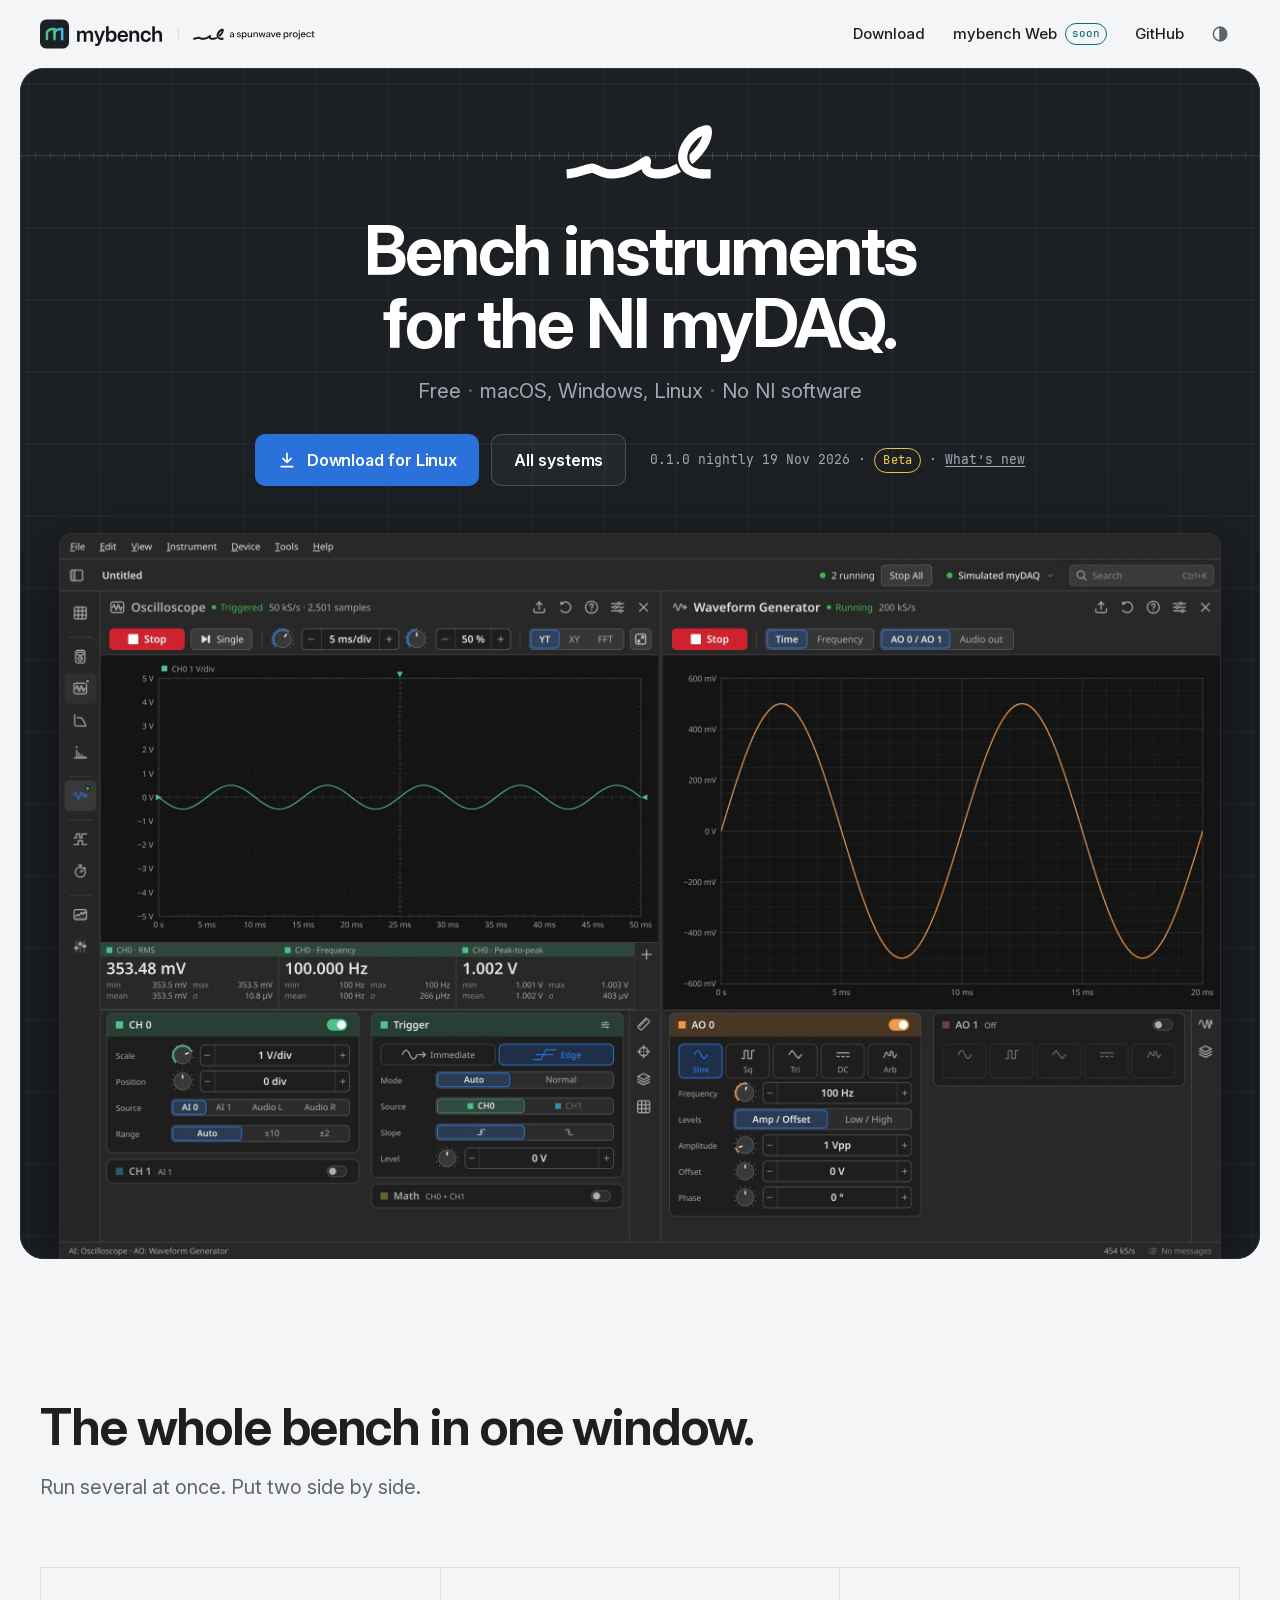
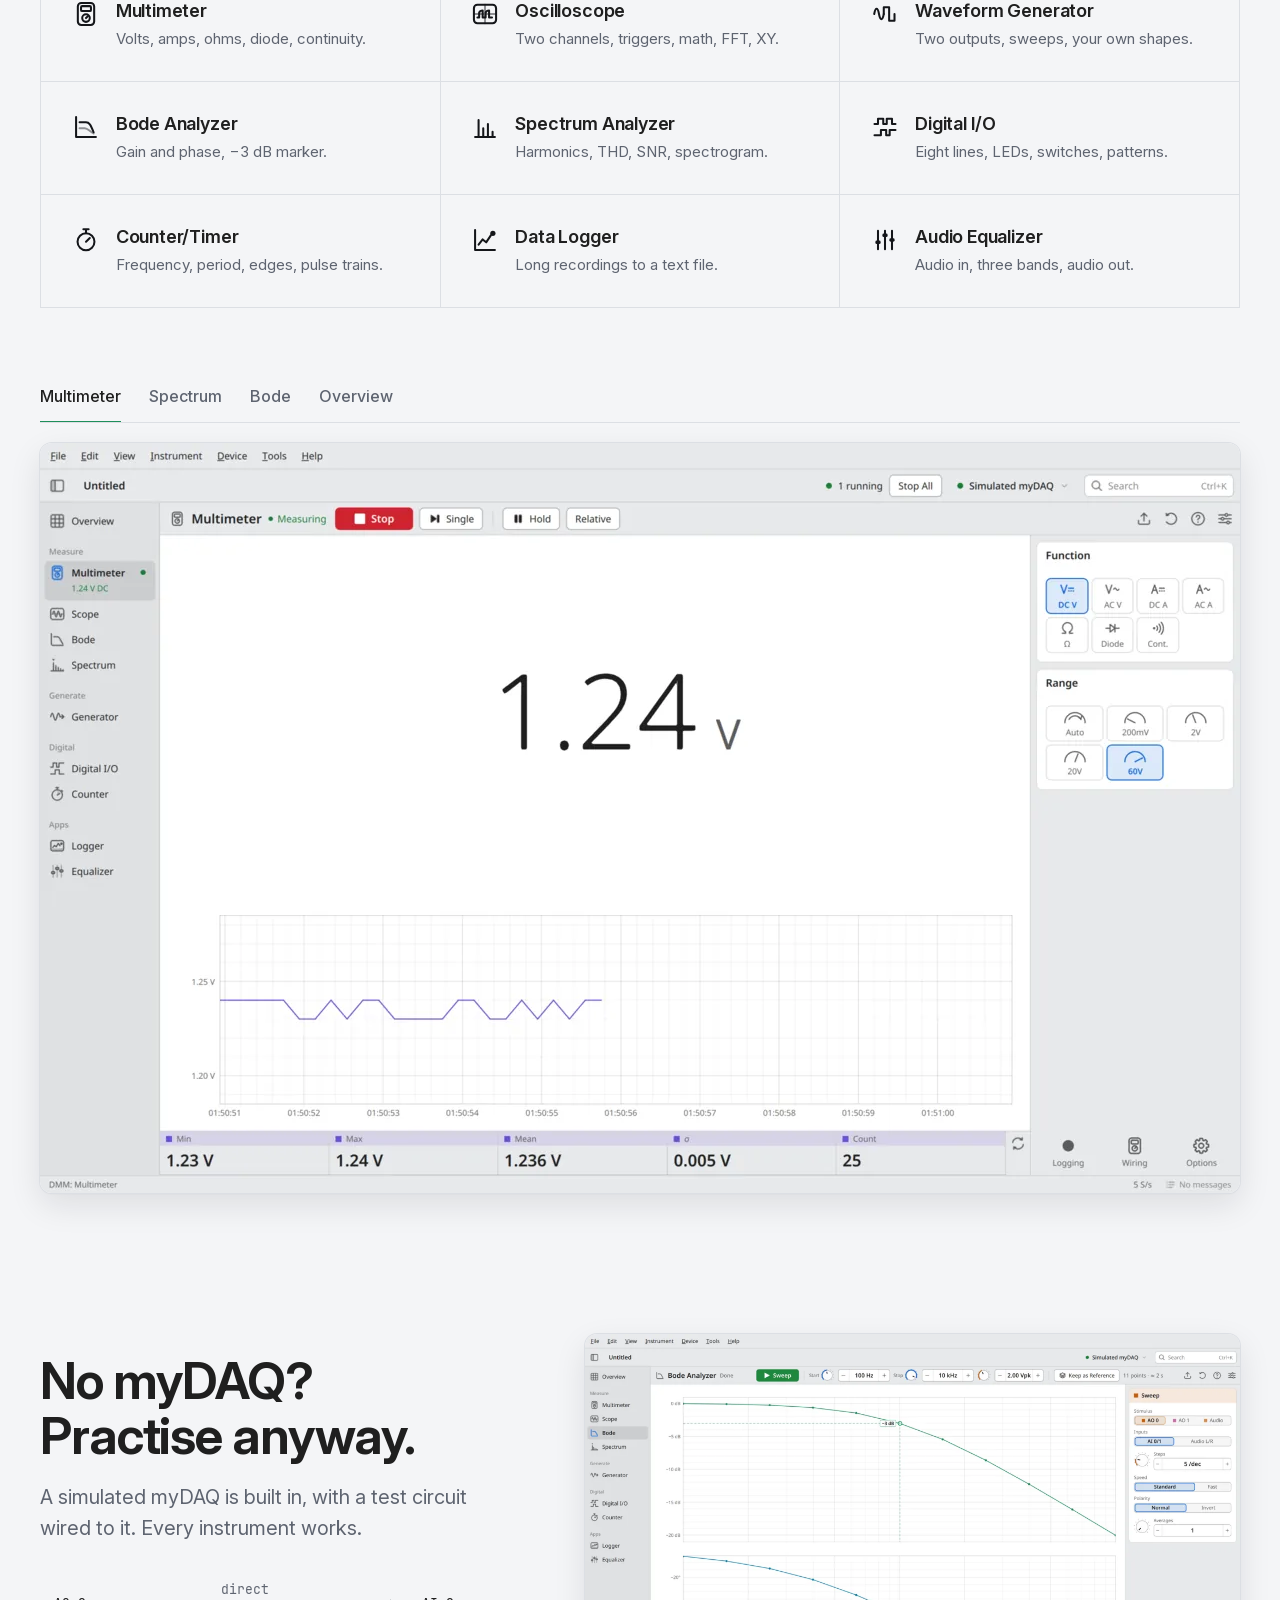
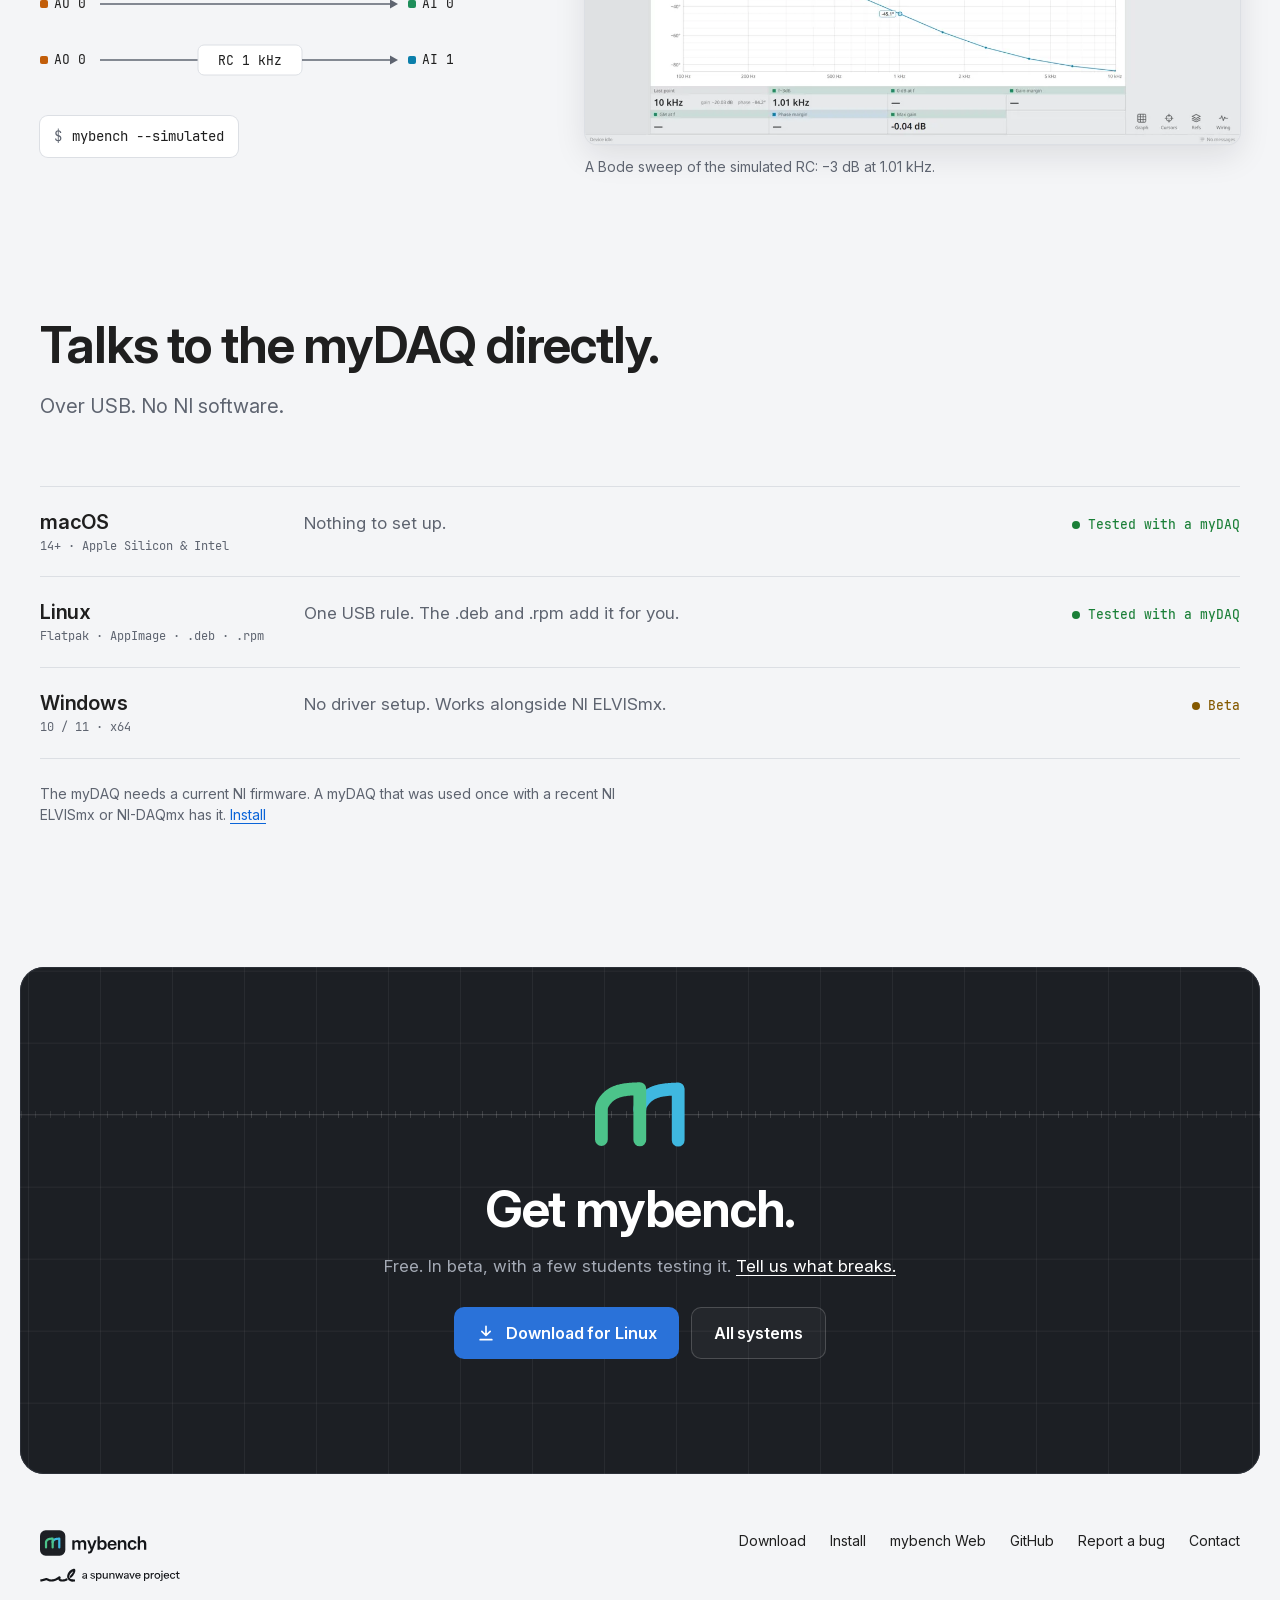
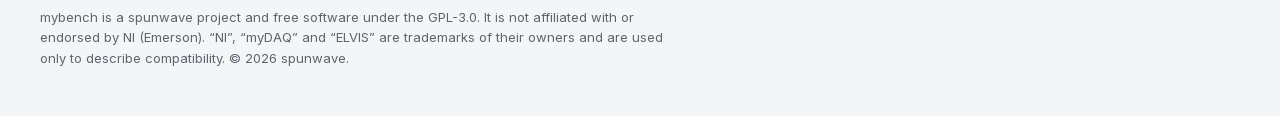
<file: index.html>
<!doctype html>
<html lang="en">
<head>
<meta charset="utf-8">
<meta name="viewport" content="width=device-width, initial-scale=1">
<title>mybench · Bench instruments for the NI myDAQ</title>
<meta name="description" content="Free bench instruments for the NI myDAQ: oscilloscope, waveform generator, Bode and spectrum analyzers, multimeter and more. macOS, Windows and Linux. No NI software needed.">
<meta name="color-scheme" content="light dark">
<meta name="theme-color" content="#F4F5F7" media="(prefers-color-scheme: light)">
<meta name="theme-color" content="#17181B" media="(prefers-color-scheme: dark)">
<link rel="canonical" href="https://mybench.spunwave.com/">
<meta property="og:url" content="https://mybench.spunwave.com/">
<meta property="og:type" content="website">
<meta property="og:title" content="mybench">
<meta property="og:description" content="Free bench instruments for the NI myDAQ. macOS, Windows and Linux. No NI software needed.">
<meta property="og:site_name" content="mybench">
<meta property="og:image" content="https://mybench.spunwave.com/assets/img/app-og-image.png">
<meta property="og:image:width" content="1200">
<meta property="og:image:height" content="630">
<meta property="og:image:alt" content="mybench: bench instruments for the NI myDAQ">
<meta name="twitter:card" content="summary_large_image">
<meta name="twitter:title" content="mybench">
<meta name="twitter:description" content="Free bench instruments for the NI myDAQ. macOS, Windows and Linux. No NI software needed.">
<meta name="twitter:image" content="https://mybench.spunwave.com/assets/img/app-og-image.png">
<link rel="icon" href="assets/img/app-favicon.svg" type="image/svg+xml">
<link rel="icon" href="assets/img/app-favicon-32.png" sizes="32x32" type="image/png">
<link rel="apple-touch-icon" href="assets/img/app-apple-touch-icon.png">
<link rel="manifest" href="site.webmanifest">
<link rel="preload" href="assets/fonts/InterVariable.woff2" as="font" type="font/woff2" crossorigin>
<link rel="stylesheet" href="assets/tokens.css">
<link rel="stylesheet" href="assets/site.css">
<script>(function(d){d.classList.add("js");try{var t=localStorage.getItem("mb-theme");if(t==="dark"||t==="light")d.setAttribute("data-theme",t)}catch(e){}try{var u=new URLSearchParams(location.search),q=u.get("theme");if(q==="dark"||q==="light")d.setAttribute("data-theme",q);if(u.get("embed")==="deck")d.setAttribute("data-embed","deck")}catch(e){}var r=window.matchMedia&&matchMedia("(prefers-reduced-motion: reduce)").matches;d.classList.add(r?"reduce":"motion")})(document.documentElement)</script>
<script src="config.js" defer></script>
<script src="assets/spunwave-motion.js" defer></script>
<script src="assets/site.js" defer></script>
<script type="application/ld+json">{"@context": "https://schema.org", "@type": "SoftwareApplication", "name": "mybench", "alternateName": ["mybench for NI myDAQ", "myDAQ software for macOS"], "description": "Free, open-source bench instruments for the NI myDAQ: oscilloscope, waveform generator, Bode and spectrum analyzers, multimeter, digital I/O, counter and data logger. Runs on macOS, Windows and Linux without NI software.", "applicationCategory": "EducationalApplication", "applicationSubCategory": "Data acquisition", "operatingSystem": "macOS, Windows, Linux", "offers": {"@type": "Offer", "price": "0", "priceCurrency": "EUR"}, "url": "https://mybench.spunwave.com/", "downloadUrl": "https://mybench.spunwave.com/download/", "codeRepository": "https://github.com/spunwave/mybench", "license": "https://www.gnu.org/licenses/gpl-3.0.html", "image": "https://mybench.spunwave.com/assets/img/app-og-image.png", "author": {"@type": "Organization", "name": "spunwave", "url": "https://spunwave.com"}, "publisher": {"@type": "Organization", "name": "spunwave", "url": "https://spunwave.com"}, "keywords": "NI myDAQ, myDAQ macOS, myDAQ Mac, ELVISmx alternative, oscilloscope, Bode plot, TU/e HomeLab"}</script>
</head>
<body data-root="">
<a class="skip" href="#main">Skip to content</a>

<header class="site-header">
  <div class="wrap">
    <div class="brand-wrap"><a class="brand" href="./" aria-label="mybench, home"><img class="logo-light" src="assets/img/logo-app.svg" alt="" width="590" height="142"><img class="logo-dark" src="assets/img/logo-app-dark.svg" alt="" width="590" height="142"></a><a class="by-spunwave" href="https://spunwave.com"><img class="logo-light" src="assets/img/by-spunwave.svg" alt="a spunwave project" width="165" height="18"><img class="logo-dark" src="assets/img/by-spunwave-dark.svg" alt="a spunwave project" width="165" height="18"></a></div>
    <nav class="nav" aria-label="Main">
      <a href="download/">Download</a>
      <a href="web/"><span><span class="long">mybench </span>Web</span> <span class="soon">soon</span></a>
      <a href="https://github.com/spunwave/mybench" data-repo="">GitHub</a>
      <button class="icon-btn" type="button" data-theme-toggle aria-label="Switch theme">
        <svg viewBox="0 0 24 24" fill="none" stroke="currentColor" stroke-width="1.75" stroke-linecap="round" aria-hidden="true"><circle cx="12" cy="12" r="8"/><path d="M12 4a8 8 0 0 1 0 16z" fill="currentColor"/></svg>
      </button>
    </nav>
  </div>
</header>

<main id="main">

  <section class="hero" aria-labelledby="hero-title">
    <div class="screen">
      <div class="graticule" aria-hidden="true"></div>
      <div class="hero-inner">
        <svg class="mark" data-draw aria-hidden="true" xmlns="http://www.w3.org/2000/svg" viewBox="260 332 504 360">
<g id="m" class="m" fill="none" stroke-width="72" stroke-linecap="round" stroke-linejoin="round">
<path id="m-stroke-2" class="m-stroke-2" stroke="#3FB8E0" d="M512 488.36L512.02 486.87L512.06 485.38L512.14 483.9L512.24 482.43L512.38 480.96L512.55 479.51L512.75 478.06L512.98 476.62L513.24 475.19L513.53 473.76L513.85 472.35L514.2 470.94L514.58 469.54L514.99 468.15L515.44 466.76L515.91 465.39L516.42 464.02L516.95 462.66L517.52 461.31L518.11 459.96L518.74 458.63L519.39 457.3L520.08 455.98L520.8 454.67L524 449.53L528 443.59L532 438.1L536 433.01L540 428.3L544 423.94L548 419.9L552 416.16L556 412.7L560 409.5L564 406.53L568 403.79L572 401.24L576 398.89L580 396.71L584 394.7L588 392.83L592 391.1L596 389.5L600 388.02L604 386.65L608 385.38L612 384.21L616 383.12L620 382.11L624 381.18L628 380.32L632 379.52L636 378.78L640 378.1L644 377.46L648 376.88L652 376.33L656 375.83L660 375.36L664 374.93L668 374.54L672 374.17L676 373.82L680 373.51L684 373.21L688 372.94L692 372.69L696 372.46L700 372.24L704 372.05L708 371.86L712 371.69L716 371.53L720 371.39L724 371.25L728 371.13L728 659.13"/>
<path id="m-stroke-1" class="m-stroke-1" stroke="#4CC38A" d="M296 656L296 486.8L296.02 485.3L296.06 483.82L296.14 482.34L296.24 480.86L296.38 479.4L296.55 477.94L296.75 476.5L296.98 475.06L297.24 473.62L297.53 472.2L297.85 470.78L298.2 469.38L298.58 467.98L298.99 466.58L299.44 465.2L299.91 463.82L300.42 462.46L300.95 461.1L301.52 459.74L302.11 458.4L302.74 457.06L303.39 455.73L304.08 454.41L304.8 453.1L308 447.97L312 442.03L316 436.53L320 431.45L324 426.73L328 422.37L332 418.33L336 414.6L340 411.14L344 407.93L348 404.97L352 402.22L356 399.68L360 397.33L364 395.15L368 393.13L372 391.27L376 389.54L380 387.94L384 386.46L388 385.09L392 383.82L396 382.65L400 381.56L404 380.55L408 379.62L412 378.76L416 377.96L420 377.22L424 376.53L428 375.9L432 375.31L436 374.77L440 374.27L444 373.8L448 373.37L452 372.97L456 372.6L460 372.26L464 371.94L468 371.65L472 371.38L476 371.13L480 370.9L484 370.68L488 370.48L492 370.3L496 370.13L500 369.97L504 369.82L508 369.69L512 369.56L512 657.56"/>
</g>
</svg>
        <span class="sw-morph" id="sw-morph" aria-hidden="true"></span>
        <h1 id="hero-title">Bench instruments for the NI&nbsp;myDAQ.</h1>
        <p class="hero-sub"><span class="nw">Free</span><span class="dot" aria-hidden="true">·</span><wbr><span class="nw">macOS, Windows, Linux</span><span class="dot dot-2" aria-hidden="true">·</span><wbr><span class="nw last">No NI software</span></p>
        <div class="cta-row">
          <div class="cta">
          <a class="btn btn-primary" href="download/" data-dl>
            <svg viewBox="0 0 24 24" fill="none" stroke="currentColor" stroke-width="2" stroke-linecap="round" stroke-linejoin="round" aria-hidden="true"><path d="M12 4v11m-5-5 5 5 5-5M5 20h14"/></svg>
            <span data-dl-label>Download</span>
          </a>
          <a class="btn btn-quiet" href="download/" data-share>All systems</a>
          </div>
          <p class="release-line"><span class="nw" data-release="version">0.1.0</span><span class="sep rl-extra" aria-hidden="true"> · </span><span class="nw rl-extra"><span class="pill pill-beta">Beta</span> · <a class="nw" href="https://github.com/spunwave/mybench/releases" data-release="notes">What’s new</a></span></p>
        </div>
      </div>
      <figure class="shot hero-shot" data-step style="--t:.2s">
        <div class="window">
          <picture>
          <source media="(max-width: 600px)" srcset="assets/img/shot-scope-gen-dark-crop-1000.webp" width="1000" height="1206">
          <img src="assets/img/shot-scope-gen-dark-1200.webp"
               srcset="assets/img/shot-scope-gen-dark-1200.webp 1200w, assets/img/shot-scope-gen-dark-2400.webp 2400w"
               sizes="(min-width: 1800px) 1480px, (min-width: 1320px) 1240px, 94vw" width="2400" height="1500" fetchpriority="high"
               alt="mybench with the oscilloscope and the waveform generator side by side: a 100 Hz sine on channel 0, with RMS, frequency and peak-to-peak readouts.">
          </picture>
        </div>
      </figure>
    </div>
  </section>

  <section class="section" aria-labelledby="instr-title">
    <div class="wrap">
      <div class="section-head" data-reveal>
        <h2 id="instr-title">The whole bench in one window.</h2>
        <p class="lede">Run several at once. Put two side by side.</p>
      </div>
      <ul class="instruments" data-reveal>
        <li><svg aria-hidden="true"><use href="assets/icons.svg#i-dmm"/></svg><h3>Multimeter</h3><p>Volts, amps, ohms, diode, continuity.</p></li>
        <li><svg aria-hidden="true"><use href="assets/icons.svg#i-scope"/></svg><h3>Oscilloscope</h3><p>Two channels, triggers, math, FFT, XY.</p></li>
        <li><svg aria-hidden="true"><use href="assets/icons.svg#i-gen"/></svg><h3>Waveform Generator</h3><p>Two outputs, sweeps, your own shapes.</p></li>
        <li><svg aria-hidden="true"><use href="assets/icons.svg#i-bode"/></svg><h3>Bode Analyzer</h3><p>Gain and phase, −3&nbsp;dB marker.</p></li>
        <li><svg aria-hidden="true"><use href="assets/icons.svg#i-dsa"/></svg><h3>Spectrum Analyzer</h3><p>Harmonics, THD, SNR, spectrogram.</p></li>
        <li><svg aria-hidden="true"><use href="assets/icons.svg#i-dio"/></svg><h3>Digital I/O</h3><p>Eight lines, LEDs, switches, patterns.</p></li>
        <li><svg aria-hidden="true"><use href="assets/icons.svg#i-ctr"/></svg><h3>Counter/Timer</h3><p>Frequency, period, edges, pulse trains.</p></li>
        <li><svg aria-hidden="true"><use href="assets/icons.svg#i-log"/></svg><h3>Data Logger</h3><p>Long recordings to a text file.</p></li>
        <li><svg aria-hidden="true"><use href="assets/icons.svg#i-aeq"/></svg><h3>Audio Equalizer</h3><p>Audio in, three bands, audio out.</p></li>
      </ul>
      <div class="viewer" data-reveal>
        <div class="vtabs" role="tablist" aria-label="Screenshots">
          <button class="vtab" type="button" role="tab" id="tab-multimeter" aria-controls="panel-multimeter" aria-selected="true" tabindex="0">Multimeter</button>
          <button class="vtab" type="button" role="tab" id="tab-spectrum" aria-controls="panel-spectrum" aria-selected="false" tabindex="-1">Spectrum</button>
          <button class="vtab" type="button" role="tab" id="tab-bode" aria-controls="panel-bode" aria-selected="false" tabindex="-1">Bode</button>
          <button class="vtab" type="button" role="tab" id="tab-overview" aria-controls="panel-overview" aria-selected="false" tabindex="-1">Overview</button>
        </div>
        <div class="vpanels">
          <figure class="vpanel is-active has-light" role="tabpanel" id="panel-multimeter" aria-labelledby="tab-multimeter">
            <div class="frame"><img class="shot-dark" src="assets/img/shot-dmm-dark-1200.webp" srcset="assets/img/shot-dmm-dark-1200.webp 1200w, assets/img/shot-dmm-dark-2400.webp 2400w" sizes="(min-width: 1800px) 1360px, (min-width: 1260px) 1200px, 94vw" width="1200" height="750" loading="lazy" decoding="async" alt="Multimeter: a steady 1.24 V DC reading with its trend chart and statistics."><img class="shot-light" src="assets/img/shot-dmm-light-1200.webp" srcset="assets/img/shot-dmm-light-1200.webp 1200w, assets/img/shot-dmm-light-2400.webp 2400w" sizes="(min-width: 1800px) 1360px, (min-width: 1260px) 1200px, 94vw" width="1200" height="750" loading="lazy" decoding="async" alt="Multimeter: a steady 1.24 V DC reading with its trend chart and statistics."></div>
            <figcaption>Multimeter</figcaption>
          </figure>
          <figure class="vpanel has-light" role="tabpanel" id="panel-spectrum" aria-labelledby="tab-spectrum">
            <div class="frame"><img class="shot-dark" src="assets/img/shot-spectrum-dark-1200.webp" srcset="assets/img/shot-spectrum-dark-1200.webp 1200w, assets/img/shot-spectrum-dark-2400.webp 2400w" sizes="(min-width: 1800px) 1360px, (min-width: 1260px) 1200px, 94vw" width="1200" height="750" loading="lazy" decoding="async" alt="Spectrum analyzer: the harmonics of a 1 kHz square wave, THD 43 %."><img class="shot-light" src="assets/img/shot-spectrum-light-1200.webp" srcset="assets/img/shot-spectrum-light-1200.webp 1200w, assets/img/shot-spectrum-light-2400.webp 2400w" sizes="(min-width: 1800px) 1360px, (min-width: 1260px) 1200px, 94vw" width="1200" height="750" loading="lazy" decoding="async" alt="Spectrum analyzer: the harmonics of a 1 kHz square wave, THD 43 %."></div>
            <figcaption>Spectrum</figcaption>
          </figure>
          <figure class="vpanel has-light" role="tabpanel" id="panel-bode" aria-labelledby="tab-bode">
            <div class="frame"><img class="shot-dark" src="assets/img/shot-bode-dark-1200.webp" srcset="assets/img/shot-bode-dark-1200.webp 1200w, assets/img/shot-bode-dark-2400.webp 2400w" sizes="(min-width: 1800px) 1360px, (min-width: 1260px) 1200px, 94vw" width="1200" height="750" loading="lazy" decoding="async" alt="Bode analyzer after a sweep of the simulated RC low-pass: −3 dB at 1.01 kHz, phase −45°."><img class="shot-light" src="assets/img/shot-bode-light-1200.webp" srcset="assets/img/shot-bode-light-1200.webp 1200w, assets/img/shot-bode-light-2400.webp 2400w" sizes="(min-width: 1800px) 1360px, (min-width: 1260px) 1200px, 94vw" width="1200" height="750" loading="lazy" decoding="async" alt="Bode analyzer after a sweep of the simulated RC low-pass: −3 dB at 1.01 kHz, phase −45°."></div>
            <figcaption>Bode</figcaption>
          </figure>
          <figure class="vpanel has-light" role="tabpanel" id="panel-overview" aria-labelledby="tab-overview">
            <div class="frame"><img class="shot-dark" src="assets/img/shot-overview-dark-1200.webp" srcset="assets/img/shot-overview-dark-1200.webp 1200w, assets/img/shot-overview-dark-2400.webp 2400w" sizes="(min-width: 1800px) 1360px, (min-width: 1260px) 1200px, 94vw" width="1200" height="750" loading="lazy" decoding="async" alt="Overview page: the simulated myDAQ, recent sessions, and the multimeter, oscilloscope and generator."><img class="shot-light" src="assets/img/shot-overview-light-1200.webp" srcset="assets/img/shot-overview-light-1200.webp 1200w, assets/img/shot-overview-light-2400.webp 2400w" sizes="(min-width: 1800px) 1360px, (min-width: 1260px) 1200px, 94vw" width="1200" height="750" loading="lazy" decoding="async" alt="Overview page: the simulated myDAQ, recent sessions, and the multimeter, oscilloscope and generator."></div>
            <figcaption>Overview</figcaption>
          </figure>
        </div>
      </div>
    </div>
  </section>

  <section class="section" aria-labelledby="sim-title">
    <div class="wrap split">
      <div data-reveal>
        <h2 id="sim-title">No myDAQ? Practise anyway.</h2>
        <p class="lede">A simulated myDAQ is built in, with a test circuit wired to it. Every instrument works.</p>
        <svg class="wiring" viewBox="0 0 420 112" data-draw role="img" aria-label="The simulated circuit: AO 0 goes straight to AI 0, and through an RC low-pass at 1 kHz to AI 1.">
          <rect class="sw-ao0" x="0" y="24" width="8" height="8" rx="2"/><text x="14" y="32">AO 0</text>
          <text class="t2" x="205" y="18" text-anchor="middle">direct</text>
          <path class="wire" d="M60 28H352" data-sweep="520" data-ease="in"/>
          <path class="arrow" d="M350 23.5 358 28 350 32.5z" data-after/>
          <rect class="sw-ai0" x="368" y="24" width="8" height="8" rx="2"/><text x="382" y="32">AI 0</text>
          <rect class="sw-ao0" x="0" y="80" width="8" height="8" rx="2"/><text x="14" y="88">AO 0</text>
          <path class="wire" d="M60 84H158" data-sweep="200"/>
          <rect class="rc" x="158" y="69" width="104" height="30" rx="6"/><text x="210" y="88.5" text-anchor="middle">RC 1 kHz</text>
          <path class="wire" d="M262 84H352" data-sweep="200" data-ease="out"/>
          <path class="arrow" d="M350 79.5 358 84 350 88.5z" data-after/>
          <rect class="sw-ai1" x="368" y="80" width="8" height="8" rx="2"/><text x="382" y="88">AI 1</text>
        </svg>
        <p><code class="cmd">mybench --simulated</code></p>
      </div>
      <figure class="shot has-light" data-reveal style="--d:.1s">
        <div class="frame"><img class="shot-dark" src="assets/img/shot-bode-dark-1200.webp" srcset="assets/img/shot-bode-dark-1200.webp 1200w, assets/img/shot-bode-dark-2400.webp 2400w" sizes="(min-width: 900px) 56vw, 94vw" width="1200" height="750" loading="lazy" decoding="async" alt="Bode analyzer after a sweep of the simulated RC low-pass: −3 dB at 1.01 kHz, phase −45°."><img class="shot-light" src="assets/img/shot-bode-light-1200.webp" srcset="assets/img/shot-bode-light-1200.webp 1200w, assets/img/shot-bode-light-2400.webp 2400w" sizes="(min-width: 900px) 56vw, 94vw" width="1200" height="750" loading="lazy" decoding="async" alt="Bode analyzer after a sweep of the simulated RC low-pass: −3 dB at 1.01 kHz, phase −45°."></div>
        <figcaption>A Bode sweep of the simulated RC: −3&nbsp;dB at 1.01&nbsp;kHz.</figcaption>
      </figure>
    </div>
  </section>

  <section class="section" aria-labelledby="usb-title">
    <div class="wrap">
      <div class="section-head" data-reveal>
        <h2 id="usb-title">Talks to the myDAQ directly.</h2>
        <p class="lede">Over USB. No NI software.</p>
      </div>
      <ul class="systems" data-reveal>
        <li><h3>macOS<small>14+ · Apple Silicon &amp; Intel</small></h3><p>Nothing to set up.</p><span class="status ok">Tested with a myDAQ</span></li>
        <li><h3>Linux<small>Flatpak · AppImage · .deb · .rpm</small></h3><p>One USB rule. The .deb and .rpm add it for you.</p><span class="status ok">Tested with a myDAQ</span></li>
        <li><h3>Windows<small>10 / 11 · x64</small></h3><p>No driver setup. Works alongside NI ELVISmx.</p><span class="status beta deck-hide">Beta</span></li>
      </ul>
      <p class="footnote" data-reveal>The myDAQ needs a current NI firmware. A myDAQ that was used once with a recent NI ELVISmx or NI-DAQmx has it. <a href="install/">Install</a></p>
    </div>
  </section>

  <section class="band" aria-labelledby="get-title">
    <div class="screen">
      <div class="graticule" aria-hidden="true"></div>
      <svg class="mark" data-draw aria-hidden="true" xmlns="http://www.w3.org/2000/svg" viewBox="260 332 504 360">
<g class="m" fill="none" stroke-width="72" stroke-linecap="round" stroke-linejoin="round">
<path class="m-stroke-2" stroke="#3FB8E0" d="M512 488.36L512.02 486.87L512.06 485.38L512.14 483.9L512.24 482.43L512.38 480.96L512.55 479.51L512.75 478.06L512.98 476.62L513.24 475.19L513.53 473.76L513.85 472.35L514.2 470.94L514.58 469.54L514.99 468.15L515.44 466.76L515.91 465.39L516.42 464.02L516.95 462.66L517.52 461.31L518.11 459.96L518.74 458.63L519.39 457.3L520.08 455.98L520.8 454.67L524 449.53L528 443.59L532 438.1L536 433.01L540 428.3L544 423.94L548 419.9L552 416.16L556 412.7L560 409.5L564 406.53L568 403.79L572 401.24L576 398.89L580 396.71L584 394.7L588 392.83L592 391.1L596 389.5L600 388.02L604 386.65L608 385.38L612 384.21L616 383.12L620 382.11L624 381.18L628 380.32L632 379.52L636 378.78L640 378.1L644 377.46L648 376.88L652 376.33L656 375.83L660 375.36L664 374.93L668 374.54L672 374.17L676 373.82L680 373.51L684 373.21L688 372.94L692 372.69L696 372.46L700 372.24L704 372.05L708 371.86L712 371.69L716 371.53L720 371.39L724 371.25L728 371.13L728 659.13"/>
<path class="m-stroke-1" stroke="#4CC38A" d="M296 656L296 486.8L296.02 485.3L296.06 483.82L296.14 482.34L296.24 480.86L296.38 479.4L296.55 477.94L296.75 476.5L296.98 475.06L297.24 473.62L297.53 472.2L297.85 470.78L298.2 469.38L298.58 467.98L298.99 466.58L299.44 465.2L299.91 463.82L300.42 462.46L300.95 461.1L301.52 459.74L302.11 458.4L302.74 457.06L303.39 455.73L304.08 454.41L304.8 453.1L308 447.97L312 442.03L316 436.53L320 431.45L324 426.73L328 422.37L332 418.33L336 414.6L340 411.14L344 407.93L348 404.97L352 402.22L356 399.68L360 397.33L364 395.15L368 393.13L372 391.27L376 389.54L380 387.94L384 386.46L388 385.09L392 383.82L396 382.65L400 381.56L404 380.55L408 379.62L412 378.76L416 377.96L420 377.22L424 376.53L428 375.9L432 375.31L436 374.77L440 374.27L444 373.8L448 373.37L452 372.97L456 372.6L460 372.26L464 371.94L468 371.65L472 371.38L476 371.13L480 370.9L484 370.68L488 370.48L492 370.3L496 370.13L500 369.97L504 369.82L508 369.69L512 369.56L512 657.56"/>
</g>
</svg>
      <h2 id="get-title">Get mybench.</h2>
      <p>Free.<span class="deck-hide"> In beta, with a few students testing it.</span> <a class="nw" href="https://github.com/spunwave/mybench/issues" data-repo="/issues">Tell us what breaks.</a></p>
      <div class="cta">
        <a class="btn btn-primary" href="download/" data-dl>
          <svg viewBox="0 0 24 24" fill="none" stroke="currentColor" stroke-width="2" stroke-linecap="round" stroke-linejoin="round" aria-hidden="true"><path d="M12 4v11m-5-5 5 5 5-5M5 20h14"/></svg>
          <span data-dl-label>Download</span>
        </a>
        <a class="btn btn-quiet" href="download/" data-share>All systems</a>
      </div>
    </div>
  </section>

</main>

<footer class="site-footer">
  <div class="wrap">
    <a class="brand" href="./" aria-label="mybench, home"><img class="logo-light" src="assets/img/logo-app.svg" alt="" width="590" height="142"><img class="logo-dark" src="assets/img/logo-app-dark.svg" alt="" width="590" height="142"></a>
    <a class="by-spunwave" href="https://spunwave.com"><img class="logo-light" src="assets/img/by-spunwave.svg" alt="a spunwave project" width="165" height="18"><img class="logo-dark" src="assets/img/by-spunwave-dark.svg" alt="a spunwave project" width="165" height="18"></a>
    <nav aria-label="Footer">
      <ul>
        <li><a href="download/">Download</a></li>
        <li><a href="install/">Install</a></li>
        <li><a href="web/">mybench Web</a></li>
        <li><a href="https://github.com/spunwave/mybench" data-repo="">GitHub</a></li>
        <li><a href="https://github.com/spunwave/mybench/issues" data-repo="/issues">Report a bug</a></li>
        <li><a href="mailto:contact@spunwave.com">Contact</a></li>
      </ul>
    </nav>
    <p class="legal">mybench is a spunwave project and free software under the GPL-3.0. It is not affiliated with or endorsed by NI (Emerson). “NI”, “myDAQ” and “ELVIS” are trademarks of their owners and are used only to describe compatibility. © 2026 spunwave.</p>
  </div>
</footer>
</body>
</html>
</file>
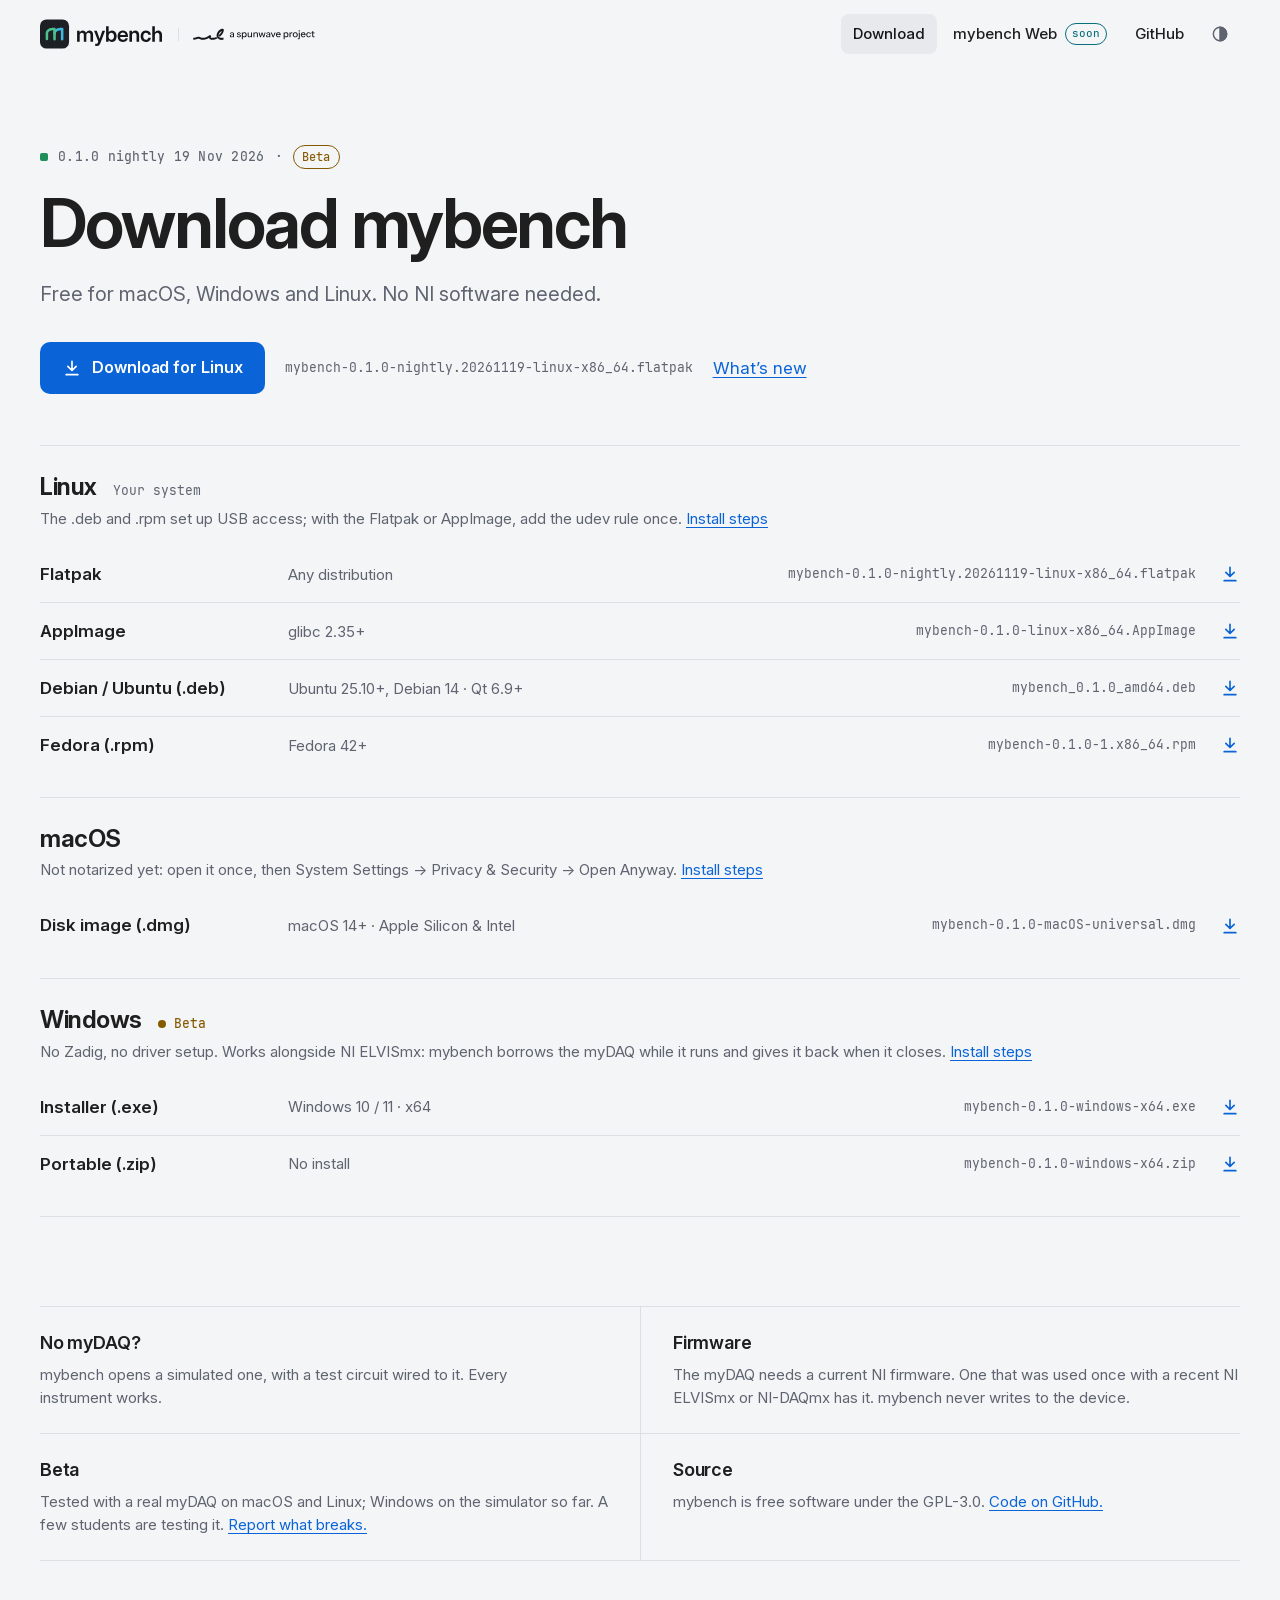
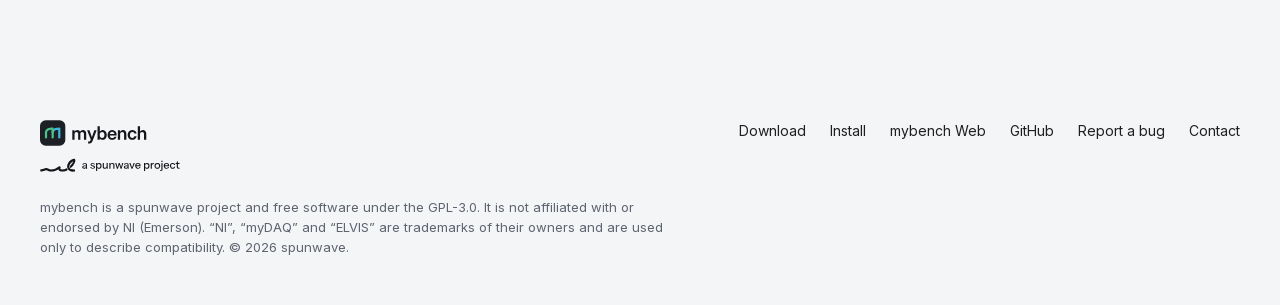
<file: download/index.html>
<!doctype html>
<html lang="en">
<head>
<meta charset="utf-8">
<meta name="viewport" content="width=device-width, initial-scale=1">
<title>Download mybench</title>
<meta name="description" content="Download mybench for macOS, Windows or Linux. Free bench instruments for the NI myDAQ, no NI software needed.">
<meta name="color-scheme" content="light dark">
<meta name="theme-color" content="#F4F5F7" media="(prefers-color-scheme: light)">
<meta name="theme-color" content="#17181B" media="(prefers-color-scheme: dark)">
<link rel="canonical" href="https://mybench.spunwave.com/download/">
<meta property="og:url" content="https://mybench.spunwave.com/download/">
<meta property="og:type" content="website">
<meta property="og:title" content="Download mybench">
<meta property="og:description" content="Free bench instruments for the NI myDAQ. macOS, Windows and Linux.">
<meta property="og:site_name" content="mybench">
<meta property="og:image" content="https://mybench.spunwave.com/assets/img/app-og-image.png">
<meta property="og:image:width" content="1200">
<meta property="og:image:height" content="630">
<meta property="og:image:alt" content="mybench: bench instruments for the NI myDAQ">
<meta name="twitter:card" content="summary_large_image">
<meta name="twitter:title" content="Download mybench">
<meta name="twitter:description" content="Free bench instruments for the NI myDAQ. macOS, Windows and Linux.">
<meta name="twitter:image" content="https://mybench.spunwave.com/assets/img/app-og-image.png">
<link rel="icon" href="../assets/img/app-favicon.svg" type="image/svg+xml">
<link rel="icon" href="../assets/img/app-favicon-32.png" sizes="32x32" type="image/png">
<link rel="apple-touch-icon" href="../assets/img/app-apple-touch-icon.png">
<link rel="manifest" href="../site.webmanifest">
<link rel="preload" href="../assets/fonts/InterVariable.woff2" as="font" type="font/woff2" crossorigin>
<link rel="stylesheet" href="../assets/tokens.css">
<link rel="stylesheet" href="../assets/site.css">
<script>(function(d){d.classList.add("js");try{var t=localStorage.getItem("mb-theme");if(t==="dark"||t==="light")d.setAttribute("data-theme",t)}catch(e){}try{var u=new URLSearchParams(location.search),q=u.get("theme");if(q==="dark"||q==="light")d.setAttribute("data-theme",q);if(u.get("embed")==="deck")d.setAttribute("data-embed","deck")}catch(e){}var r=window.matchMedia&&matchMedia("(prefers-reduced-motion: reduce)").matches;d.classList.add(r?"reduce":"motion")})(document.documentElement)</script>
<script src="../config.js" defer></script>
<script src="../assets/site.js" defer></script>
<script type="application/ld+json">{"@context": "https://schema.org", "@type": "SoftwareApplication", "name": "mybench", "alternateName": ["mybench for NI myDAQ", "myDAQ software for macOS"], "description": "Free, open-source bench instruments for the NI myDAQ: oscilloscope, waveform generator, Bode and spectrum analyzers, multimeter, digital I/O, counter and data logger. Runs on macOS, Windows and Linux without NI software.", "applicationCategory": "EducationalApplication", "applicationSubCategory": "Data acquisition", "operatingSystem": "macOS, Windows, Linux", "offers": {"@type": "Offer", "price": "0", "priceCurrency": "EUR"}, "url": "https://mybench.spunwave.com/", "downloadUrl": "https://mybench.spunwave.com/download/", "codeRepository": "https://github.com/spunwave/mybench", "license": "https://www.gnu.org/licenses/gpl-3.0.html", "image": "https://mybench.spunwave.com/assets/img/app-og-image.png", "author": {"@type": "Organization", "name": "spunwave", "url": "https://spunwave.com"}, "publisher": {"@type": "Organization", "name": "spunwave", "url": "https://spunwave.com"}, "keywords": "NI myDAQ, myDAQ macOS, myDAQ Mac, ELVISmx alternative, oscilloscope, Bode plot, TU/e HomeLab"}</script>
</head>
<body data-root="../">
<a class="skip" href="#main">Skip to content</a>

<header class="site-header">
  <div class="wrap">
    <div class="brand-wrap"><a class="brand" href="../" aria-label="mybench, home"><img class="logo-light" src="../assets/img/logo-app.svg" alt="" width="590" height="142"><img class="logo-dark" src="../assets/img/logo-app-dark.svg" alt="" width="590" height="142"></a><a class="by-spunwave" href="https://spunwave.com"><img class="logo-light" src="../assets/img/by-spunwave.svg" alt="a spunwave project" width="165" height="18"><img class="logo-dark" src="../assets/img/by-spunwave-dark.svg" alt="a spunwave project" width="165" height="18"></a></div>
    <nav class="nav" aria-label="Main">
      <a href="./" aria-current="page">Download</a>
      <a href="../web/"><span><span class="long">mybench </span>Web</span> <span class="soon">soon</span></a>
      <a href="https://github.com/spunwave/mybench" data-repo="">GitHub</a>
      <button class="icon-btn" type="button" data-theme-toggle aria-label="Switch theme">
        <svg viewBox="0 0 24 24" fill="none" stroke="currentColor" stroke-width="1.75" stroke-linecap="round" aria-hidden="true"><circle cx="12" cy="12" r="8"/><path d="M12 4a8 8 0 0 1 0 16z" fill="currentColor"/></svg>
      </button>
    </nav>
  </div>
</header>

<main id="main">
  <div class="wrap">
    <section class="page-hero" aria-labelledby="dl-title">
      <p class="kicker"><span class="swatch" aria-hidden="true"></span><span data-release="version">0.1.0</span> · <span class="pill pill-beta">Beta</span></p>
      <h1 id="dl-title">Download mybench</h1>
      <p class="lede">Free for macOS, Windows and Linux. No NI software needed.</p>
      <div class="dl-main">
        <a class="btn btn-primary" href="#systems" data-dl>
          <svg viewBox="0 0 24 24" fill="none" stroke="currentColor" stroke-width="2" stroke-linecap="round" stroke-linejoin="round" aria-hidden="true"><path d="M12 4v11m-5-5 5 5 5-5M5 20h14"/></svg>
          <span data-dl-label>Choose your system below</span>
        </a>
        <span class="file" data-dl-file></span>
        <a href="https://github.com/spunwave/mybench/releases" data-release="notes">What’s new</a>
      </div>
      <p class="other-os" data-other-os hidden>mybench runs on macOS, Windows and Linux. Pick your computer’s system below.</p>
      <noscript><p class="footnote">All files are on the <a href="https://github.com/spunwave/mybench/releases/tag/v0.1.0-nightly.20261119">GitHub release page</a>.</p></noscript>
    </section>

    <div id="systems" class="systems-dl">
      <section class="sys" id="macos" data-os-card="mac" aria-labelledby="h-mac">
        <div class="sys-head"><h2 id="h-mac">macOS</h2><span class="you" hidden>Your system</span></div>
        <p class="sys-note">Not notarized yet: open it once, then System Settings → Privacy &amp; Security → Open&nbsp;Anyway. <a href="../install/#macos">Install steps</a></p>
        <ul class="pkgs">
          <li><a class="pkg" href="https://github.com/spunwave/mybench/releases/download/v0.1.0-nightly.20261119/mybench-0.1.0-macOS-universal.dmg" data-pkg="mac"><span class="pkg-name">Disk image (.dmg)</span><span class="pkg-req">macOS 14+ · Apple Silicon &amp; Intel</span><span class="fname"></span><svg viewBox="0 0 24 24" fill="none" stroke="currentColor" stroke-width="2" stroke-linecap="round" stroke-linejoin="round" aria-hidden="true"><path d="M12 4v11m-5-5 5 5 5-5M5 20h14"/></svg></a></li>
        </ul>
      </section>
      <section class="sys" id="windows" data-os-card="win" aria-labelledby="h-win">
        <div class="sys-head"><h2 id="h-win">Windows</h2><span class="status beta">Beta</span><span class="you" hidden>Your system</span></div>
        <p class="sys-note">No Zadig, no driver setup. Works alongside NI ELVISmx: mybench borrows the myDAQ while it runs and gives it back when it closes. <a href="../install/#windows">Install steps</a></p>
        <ul class="pkgs">
          <li><a class="pkg" href="https://github.com/spunwave/mybench/releases/download/v0.1.0-nightly.20261119/mybench-0.1.0-windows-x64.exe" data-pkg="win"><span class="pkg-name">Installer (.exe)</span><span class="pkg-req">Windows 10 / 11 · x64</span><span class="fname"></span><svg viewBox="0 0 24 24" fill="none" stroke="currentColor" stroke-width="2" stroke-linecap="round" stroke-linejoin="round" aria-hidden="true"><path d="M12 4v11m-5-5 5 5 5-5M5 20h14"/></svg></a></li>
          <li><a class="pkg" href="https://github.com/spunwave/mybench/releases/download/v0.1.0-nightly.20261119/mybench-0.1.0-windows-x64.zip" data-pkg="winZip"><span class="pkg-name">Portable (.zip)</span><span class="pkg-req">No install</span><span class="fname"></span><svg viewBox="0 0 24 24" fill="none" stroke="currentColor" stroke-width="2" stroke-linecap="round" stroke-linejoin="round" aria-hidden="true"><path d="M12 4v11m-5-5 5 5 5-5M5 20h14"/></svg></a></li>
        </ul>
      </section>
      <section class="sys" id="linux" data-os-card="linux" aria-labelledby="h-linux">
        <div class="sys-head"><h2 id="h-linux">Linux</h2><span class="you" hidden>Your system</span></div>
        <p class="sys-note">The .deb and .rpm set up USB access; with the Flatpak or AppImage, add the udev rule once. <a href="../install/#linux">Install steps</a></p>
        <ul class="pkgs">
          <li><a class="pkg" href="https://github.com/spunwave/mybench/releases/download/v0.1.0-nightly.20261119/mybench-0.1.0-nightly.20261119-linux-x86_64.flatpak" data-pkg="flatpak"><span class="pkg-name">Flatpak</span><span class="pkg-req">Any distribution</span><span class="fname"></span><svg viewBox="0 0 24 24" fill="none" stroke="currentColor" stroke-width="2" stroke-linecap="round" stroke-linejoin="round" aria-hidden="true"><path d="M12 4v11m-5-5 5 5 5-5M5 20h14"/></svg></a></li>
          <li><a class="pkg" href="https://github.com/spunwave/mybench/releases/download/v0.1.0-nightly.20261119/mybench-0.1.0-linux-x86_64.AppImage" data-pkg="appimage"><span class="pkg-name">AppImage</span><span class="pkg-req">glibc 2.35+</span><span class="fname"></span><svg viewBox="0 0 24 24" fill="none" stroke="currentColor" stroke-width="2" stroke-linecap="round" stroke-linejoin="round" aria-hidden="true"><path d="M12 4v11m-5-5 5 5 5-5M5 20h14"/></svg></a></li>
          <li><a class="pkg" href="https://github.com/spunwave/mybench/releases/download/v0.1.0-nightly.20261119/mybench_0.1.0_amd64.deb" data-pkg="deb"><span class="pkg-name">Debian / Ubuntu (.deb)</span><span class="pkg-req">Ubuntu 25.10+, Debian 14 · Qt 6.9+</span><span class="fname"></span><svg viewBox="0 0 24 24" fill="none" stroke="currentColor" stroke-width="2" stroke-linecap="round" stroke-linejoin="round" aria-hidden="true"><path d="M12 4v11m-5-5 5 5 5-5M5 20h14"/></svg></a></li>
          <li><a class="pkg" href="https://github.com/spunwave/mybench/releases/download/v0.1.0-nightly.20261119/mybench-0.1.0-1.x86_64.rpm" data-pkg="rpm"><span class="pkg-name">Fedora (.rpm)</span><span class="pkg-req">Fedora 42+</span><span class="fname"></span><svg viewBox="0 0 24 24" fill="none" stroke="currentColor" stroke-width="2" stroke-linecap="round" stroke-linejoin="round" aria-hidden="true"><path d="M12 4v11m-5-5 5 5 5-5M5 20h14"/></svg></a></li>
        </ul>
      </section>
    </div>

    <section class="notes" aria-label="Good to know">
      <div data-reveal><h3>No myDAQ?</h3><p>mybench opens a simulated one, with a test circuit wired to it. Every instrument works.</p></div>
      <div data-reveal style="--d:.06s"><h3>Firmware</h3><p>The myDAQ needs a current NI firmware. One that was used once with a recent NI ELVISmx or NI-DAQmx has it. mybench never writes to the device.</p></div>
      <div data-reveal><h3>Beta</h3><p>Tested with a real myDAQ on macOS and Linux; Windows on the simulator so far. A few students are testing it. <a href="https://github.com/spunwave/mybench/issues" data-repo="/issues">Report what breaks.</a></p></div>
      <div data-reveal style="--d:.06s"><h3>Source</h3><p>mybench is free software under the GPL-3.0. <a href="https://github.com/spunwave/mybench" data-repo="">Code on GitHub.</a></p></div>
    </section>
  </div>
  <div aria-hidden="true" style="height: clamp(48px, 8vw, 112px)"></div>
</main>

<footer class="site-footer">
  <div class="wrap">
    <a class="brand" href="../" aria-label="mybench, home"><img class="logo-light" src="../assets/img/logo-app.svg" alt="" width="590" height="142"><img class="logo-dark" src="../assets/img/logo-app-dark.svg" alt="" width="590" height="142"></a>
    <a class="by-spunwave" href="https://spunwave.com"><img class="logo-light" src="../assets/img/by-spunwave.svg" alt="a spunwave project" width="165" height="18"><img class="logo-dark" src="../assets/img/by-spunwave-dark.svg" alt="a spunwave project" width="165" height="18"></a>
    <nav aria-label="Footer">
      <ul>
        <li><a href="./">Download</a></li>
        <li><a href="../install/">Install</a></li>
        <li><a href="../web/">mybench Web</a></li>
        <li><a href="https://github.com/spunwave/mybench" data-repo="">GitHub</a></li>
        <li><a href="https://github.com/spunwave/mybench/issues" data-repo="/issues">Report a bug</a></li>
        <li><a href="mailto:contact@spunwave.com">Contact</a></li>
      </ul>
    </nav>
    <p class="legal">mybench is a spunwave project and free software under the GPL-3.0. It is not affiliated with or endorsed by NI (Emerson). “NI”, “myDAQ” and “ELVIS” are trademarks of their owners and are used only to describe compatibility. © 2026 spunwave.</p>
  </div>
</footer>
</body>
</html>
</file>
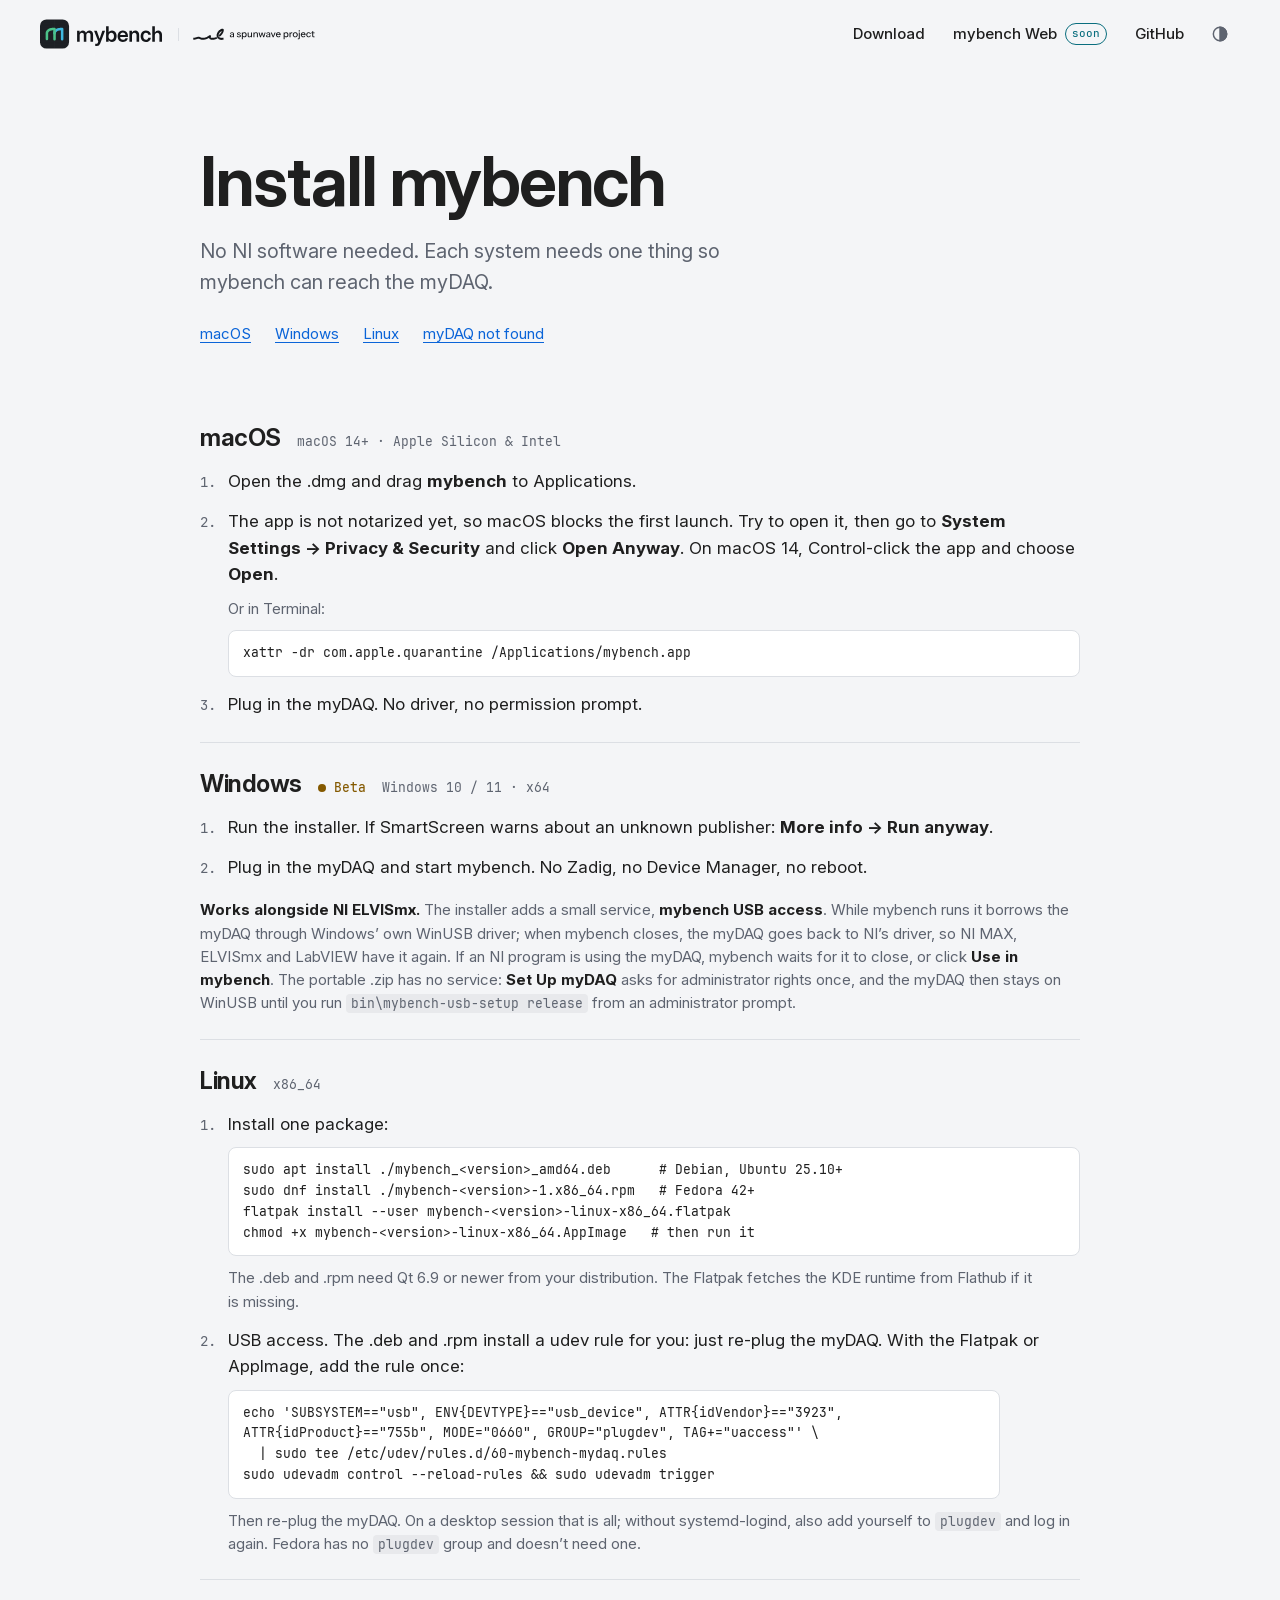
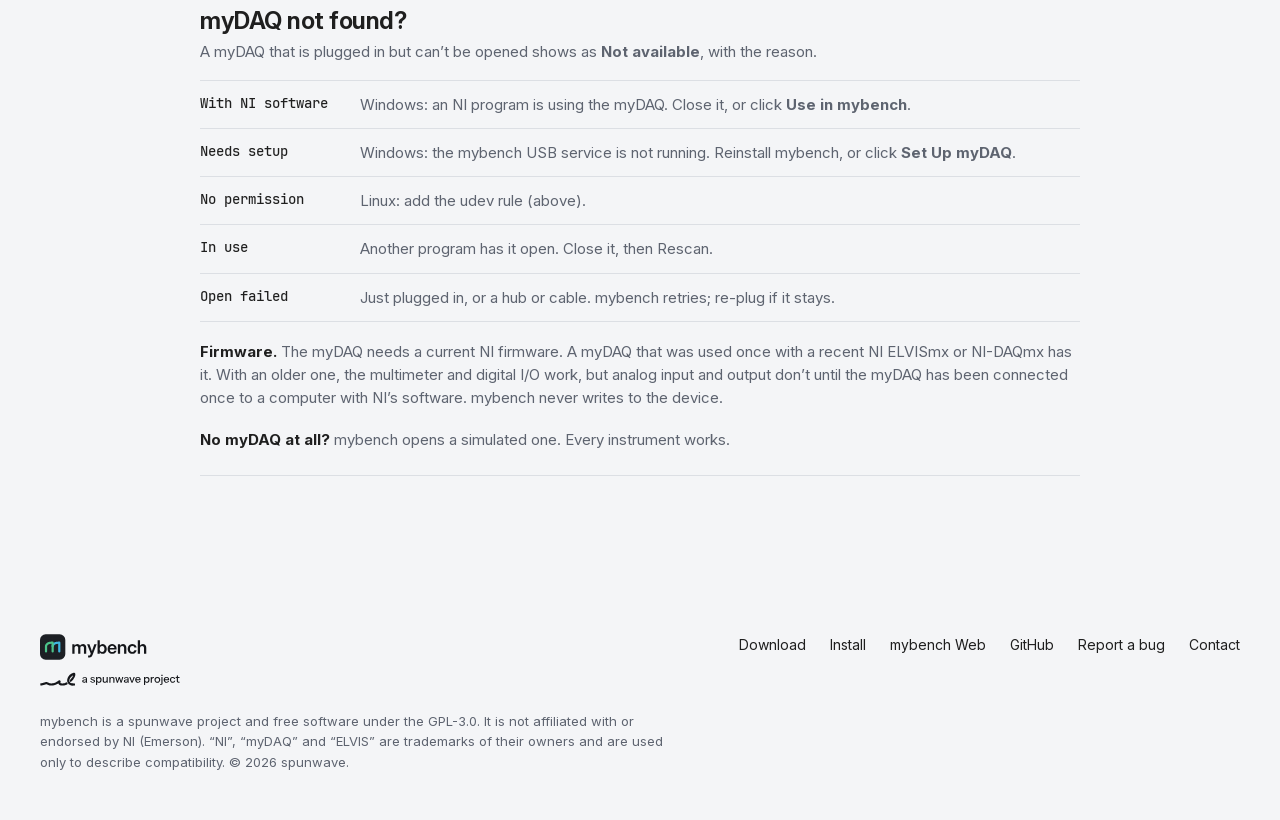
<file: install/index.html>
<!doctype html>
<html lang="en">
<head>
<meta charset="utf-8">
<meta name="viewport" content="width=device-width, initial-scale=1">
<title>Install mybench</title>
<meta name="description" content="Install mybench on macOS, Windows or Linux, and give it access to the NI myDAQ.">
<meta name="color-scheme" content="light dark">
<meta name="theme-color" content="#F4F5F7" media="(prefers-color-scheme: light)">
<meta name="theme-color" content="#17181B" media="(prefers-color-scheme: dark)">
<link rel="canonical" href="https://mybench.spunwave.com/install/">
<meta property="og:url" content="https://mybench.spunwave.com/install/">
<meta property="og:type" content="website">
<meta property="og:title" content="Install mybench">
<meta property="og:description" content="Free bench instruments for the NI myDAQ. macOS, Windows and Linux.">
<meta property="og:site_name" content="mybench">
<meta property="og:image" content="https://mybench.spunwave.com/assets/img/app-og-image.png">
<meta property="og:image:width" content="1200">
<meta property="og:image:height" content="630">
<meta property="og:image:alt" content="mybench: bench instruments for the NI myDAQ">
<meta name="twitter:card" content="summary_large_image">
<meta name="twitter:title" content="Install mybench">
<meta name="twitter:description" content="Free bench instruments for the NI myDAQ. macOS, Windows and Linux.">
<meta name="twitter:image" content="https://mybench.spunwave.com/assets/img/app-og-image.png">
<link rel="icon" href="../assets/img/app-favicon.svg" type="image/svg+xml">
<link rel="icon" href="../assets/img/app-favicon-32.png" sizes="32x32" type="image/png">
<link rel="apple-touch-icon" href="../assets/img/app-apple-touch-icon.png">
<link rel="manifest" href="../site.webmanifest">
<link rel="preload" href="../assets/fonts/InterVariable.woff2" as="font" type="font/woff2" crossorigin>
<link rel="stylesheet" href="../assets/tokens.css">
<link rel="stylesheet" href="../assets/site.css">
<script>(function(d){d.classList.add("js");try{var t=localStorage.getItem("mb-theme");if(t==="dark"||t==="light")d.setAttribute("data-theme",t)}catch(e){}try{var u=new URLSearchParams(location.search),q=u.get("theme");if(q==="dark"||q==="light")d.setAttribute("data-theme",q);if(u.get("embed")==="deck")d.setAttribute("data-embed","deck")}catch(e){}var r=window.matchMedia&&matchMedia("(prefers-reduced-motion: reduce)").matches;d.classList.add(r?"reduce":"motion")})(document.documentElement)</script>
<script src="../config.js" defer></script>
<script src="../assets/site.js" defer></script>
</head>
<body data-root="../">
<a class="skip" href="#main">Skip to content</a>

<header class="site-header">
  <div class="wrap">
    <div class="brand-wrap"><a class="brand" href="../" aria-label="mybench, home"><img class="logo-light" src="../assets/img/logo-app.svg" alt="" width="590" height="142"><img class="logo-dark" src="../assets/img/logo-app-dark.svg" alt="" width="590" height="142"></a><a class="by-spunwave" href="https://spunwave.com"><img class="logo-light" src="../assets/img/by-spunwave.svg" alt="a spunwave project" width="165" height="18"><img class="logo-dark" src="../assets/img/by-spunwave-dark.svg" alt="a spunwave project" width="165" height="18"></a></div>
    <nav class="nav" aria-label="Main">
      <a href="../download/">Download</a>
      <a href="../web/"><span><span class="long">mybench </span>Web</span> <span class="soon">soon</span></a>
      <a href="https://github.com/spunwave/mybench" data-repo="">GitHub</a>
      <button class="icon-btn" type="button" data-theme-toggle aria-label="Switch theme">
        <svg viewBox="0 0 24 24" fill="none" stroke="currentColor" stroke-width="1.75" stroke-linecap="round" aria-hidden="true"><circle cx="12" cy="12" r="8"/><path d="M12 4a8 8 0 0 1 0 16z" fill="currentColor"/></svg>
      </button>
    </nav>
  </div>
</header>

<main id="main">
  <div class="wrap narrow">
    <section class="page-hero" aria-labelledby="in-title">
      <h1 id="in-title">Install mybench</h1>
      <p class="lede">No NI software needed. Each system needs one thing so mybench can reach the myDAQ.</p>
      <p class="jump"><a href="#macos">macOS</a><a href="#windows">Windows</a><a href="#linux">Linux</a><a href="#not-found">myDAQ not found</a></p>
    </section>

    <section class="sys" id="macos" aria-labelledby="h-mac">
      <div class="sys-head"><h2 id="h-mac">macOS</h2><span class="you">macOS 14+ · Apple Silicon &amp; Intel</span></div>
      <ol class="steps">
        <li>Open the .dmg and drag <strong>mybench</strong> to Applications.</li>
        <li>The app is not notarized yet, so macOS blocks the first launch. Try to open it, then go to <strong>System Settings → Privacy &amp; Security</strong> and click <strong>Open Anyway</strong>. On macOS 14, Control-click the app and choose <strong>Open</strong>.
          <p class="alt">Or in Terminal:</p>
          <pre><code>xattr -dr com.apple.quarantine /Applications/mybench.app</code></pre></li>
        <li>Plug in the myDAQ. No driver, no permission prompt.</li>
      </ol>
    </section>

    <section class="sys" id="windows" aria-labelledby="h-win">
      <div class="sys-head"><h2 id="h-win">Windows</h2><span class="status beta">Beta</span><span class="you">Windows 10 / 11 · x64</span></div>
      <ol class="steps">
        <li>Run the installer. If SmartScreen warns about an unknown publisher: <strong>More info → Run anyway</strong>.</li>
        <li>Plug in the myDAQ and start mybench. No Zadig, no Device Manager, no reboot.</li>
      </ol>
      <p class="aside"><strong>Works alongside NI ELVISmx.</strong> The installer adds a small service, <strong>mybench USB access</strong>. While mybench runs it borrows the myDAQ through Windows’ own WinUSB driver; when mybench closes, the myDAQ goes back to NI’s driver, so NI MAX, ELVISmx and LabVIEW have it again. If an NI program is using the myDAQ, mybench waits for it to close, or click <strong>Use in mybench</strong>. The portable .zip has no service: <strong>Set Up myDAQ</strong> asks for administrator rights once, and the myDAQ then stays on WinUSB until you run <code>bin\mybench-usb-setup release</code> from an administrator prompt.</p>
    </section>

    <section class="sys" id="linux" aria-labelledby="h-linux">
      <div class="sys-head"><h2 id="h-linux">Linux</h2><span class="you">x86_64</span></div>
      <ol class="steps">
        <li>Install one package:
          <pre><code>sudo apt install ./mybench_&lt;version&gt;_amd64.deb      # Debian, Ubuntu 25.10+
sudo dnf install ./mybench-&lt;version&gt;-1.x86_64.rpm   # Fedora 42+
flatpak install --user mybench-&lt;version&gt;-linux-x86_64.flatpak
chmod +x mybench-&lt;version&gt;-linux-x86_64.AppImage   # then run it</code></pre>
          <p class="alt">The .deb and .rpm need Qt 6.9 or newer from your distribution. The Flatpak fetches the KDE runtime from Flathub if it is missing.</p></li>
        <li>USB access. The .deb and .rpm install a udev rule for you: just re-plug the myDAQ. With the Flatpak or AppImage, add the rule once:
          <pre class="wrap"><code>echo 'SUBSYSTEM=="usb", ENV{DEVTYPE}=="usb_device", ATTR{idVendor}=="3923", ATTR{idProduct}=="755b", MODE="0660", GROUP="plugdev", TAG+="uaccess"' \
  | sudo tee /etc/udev/rules.d/60-mybench-mydaq.rules
sudo udevadm control --reload-rules &amp;&amp; sudo udevadm trigger</code></pre>
          <p class="alt">Then re-plug the myDAQ. On a desktop session that is all; without systemd-logind, also add yourself to <code>plugdev</code> and log in again. Fedora has no <code>plugdev</code> group and doesn’t need one.</p></li>
      </ol>
    </section>

    <section class="sys" id="not-found" aria-labelledby="h-nf">
      <div class="sys-head"><h2 id="h-nf">myDAQ not found?</h2></div>
      <p class="sys-note">A myDAQ that is plugged in but can’t be opened shows as <strong>Not available</strong>, with the reason.</p>
      <dl class="causes">
        <dt>With NI software</dt><dd>Windows: an NI program is using the myDAQ. Close it, or click <strong>Use in mybench</strong>.</dd>
        <dt>Needs setup</dt><dd>Windows: the mybench USB service is not running. Reinstall mybench, or click <strong>Set Up myDAQ</strong>.</dd>
        <dt>No permission</dt><dd>Linux: add the udev rule (above).</dd>
        <dt>In use</dt><dd>Another program has it open. Close it, then Rescan.</dd>
        <dt>Open failed</dt><dd>Just plugged in, or a hub or cable. mybench retries; re-plug if it stays.</dd>
      </dl>
      <p class="aside"><strong>Firmware.</strong> The myDAQ needs a current NI firmware. A myDAQ that was used once with a recent NI ELVISmx or NI-DAQmx has it. With an older one, the multimeter and digital I/O work, but analog input and output don’t until the myDAQ has been connected once to a computer with NI’s software. mybench never writes to the device.</p>
      <p class="aside"><strong>No myDAQ at all?</strong> mybench opens a simulated one. Every instrument works.</p>
    </section>
  </div>
  <div aria-hidden="true" style="height: clamp(48px, 8vw, 112px)"></div>
</main>

<footer class="site-footer">
  <div class="wrap">
    <a class="brand" href="../" aria-label="mybench, home"><img class="logo-light" src="../assets/img/logo-app.svg" alt="" width="590" height="142"><img class="logo-dark" src="../assets/img/logo-app-dark.svg" alt="" width="590" height="142"></a>
    <a class="by-spunwave" href="https://spunwave.com"><img class="logo-light" src="../assets/img/by-spunwave.svg" alt="a spunwave project" width="165" height="18"><img class="logo-dark" src="../assets/img/by-spunwave-dark.svg" alt="a spunwave project" width="165" height="18"></a>
    <nav aria-label="Footer">
      <ul>
        <li><a href="../download/">Download</a></li>
        <li><a href="./">Install</a></li>
        <li><a href="../web/">mybench Web</a></li>
        <li><a href="https://github.com/spunwave/mybench" data-repo="">GitHub</a></li>
        <li><a href="https://github.com/spunwave/mybench/issues" data-repo="/issues">Report a bug</a></li>
        <li><a href="mailto:contact@spunwave.com">Contact</a></li>
      </ul>
    </nav>
    <p class="legal">mybench is a spunwave project and free software under the GPL-3.0. It is not affiliated with or endorsed by NI (Emerson). “NI”, “myDAQ” and “ELVIS” are trademarks of their owners and are used only to describe compatibility. © 2026 spunwave.</p>
  </div>
</footer>
</body>
</html>
</file>
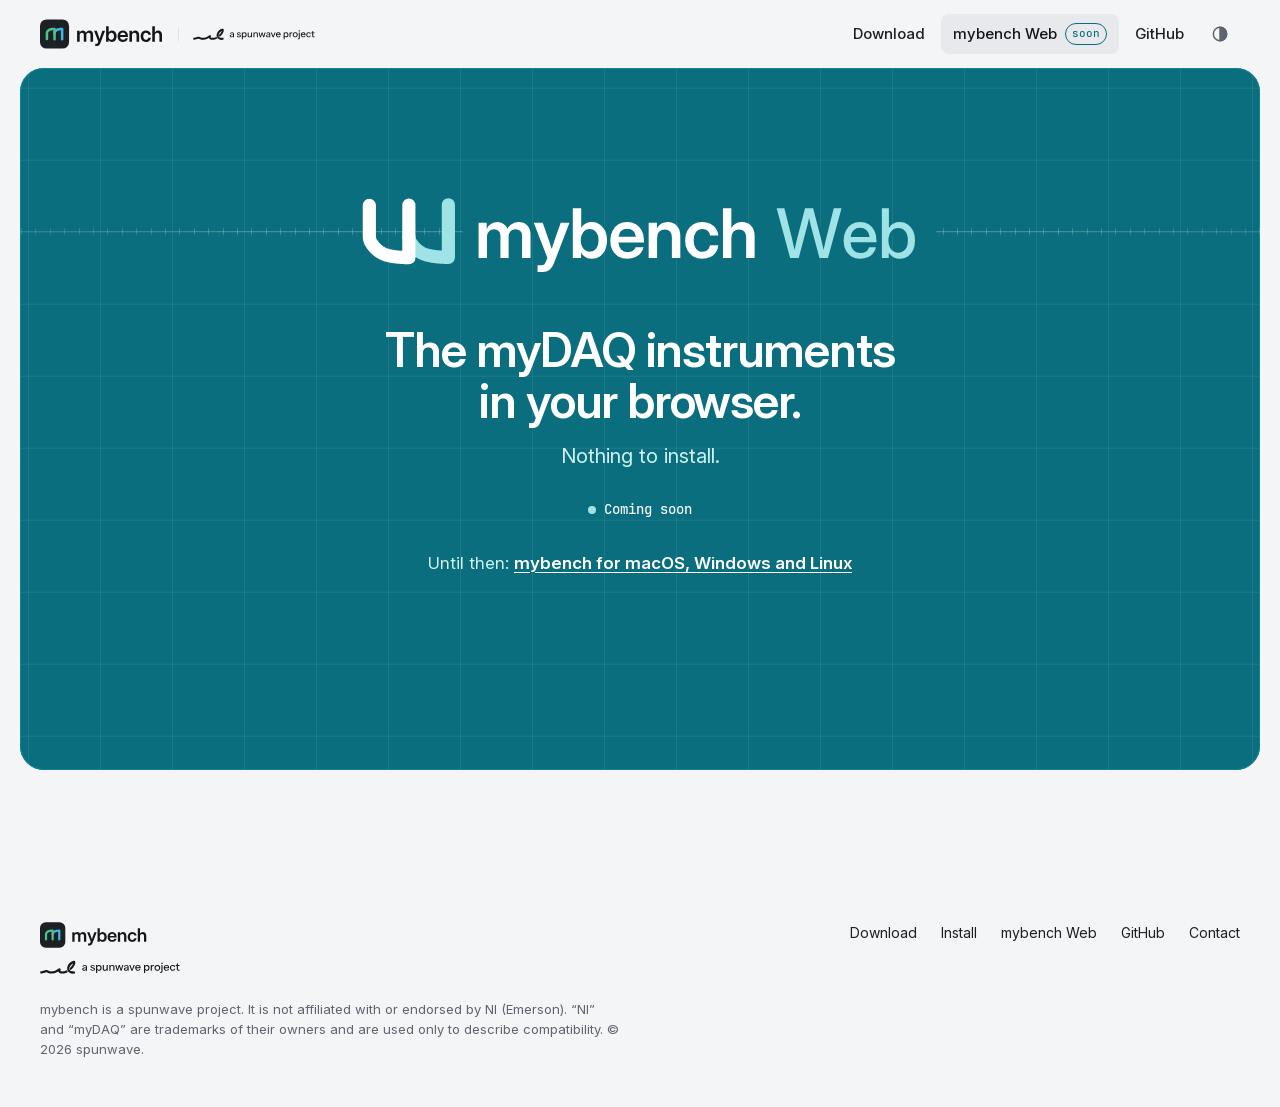
<file: web/index.html>
<!doctype html>
<html lang="en">
<head>
<meta charset="utf-8">
<meta name="viewport" content="width=device-width, initial-scale=1">
<title>mybench Web · Coming soon</title>
<meta name="description" content="mybench Web: the myDAQ instruments in your browser, nothing to install. Coming soon.">
<meta name="color-scheme" content="light dark">
<meta name="theme-color" content="#0A6E7E">
<link rel="canonical" href="https://mybench.spunwave.com/web/">
<meta property="og:url" content="https://mybench.spunwave.com/web/">
<meta property="og:type" content="website">
<meta property="og:title" content="mybench Web">
<meta property="og:description" content="The myDAQ instruments in your browser. Coming soon.">
<meta property="og:site_name" content="mybench">
<meta property="og:image" content="https://mybench.spunwave.com/assets/img/web-og-image.png">
<meta property="og:image:width" content="1200">
<meta property="og:image:height" content="630">
<meta property="og:image:alt" content="mybench Web: the myDAQ instruments in your browser">
<meta name="twitter:card" content="summary_large_image">
<meta name="twitter:title" content="mybench Web">
<meta name="twitter:description" content="The myDAQ instruments in your browser. Coming soon.">
<meta name="twitter:image" content="https://mybench.spunwave.com/assets/img/web-og-image.png">
<link rel="icon" href="../assets/img/web-favicon.svg" type="image/svg+xml">
<link rel="icon" href="../assets/img/web-favicon-32.png" sizes="32x32" type="image/png">
<link rel="apple-touch-icon" href="../assets/img/web-apple-touch-icon.png">
<link rel="preload" href="../assets/fonts/InterVariable.woff2" as="font" type="font/woff2" crossorigin>
<link rel="stylesheet" href="../assets/tokens.css">
<link rel="stylesheet" href="../assets/site.css">
<script>(function(d){d.classList.add("js");try{var t=localStorage.getItem("mb-theme");if(t==="dark"||t==="light")d.setAttribute("data-theme",t)}catch(e){}try{var u=new URLSearchParams(location.search),q=u.get("theme");if(q==="dark"||q==="light")d.setAttribute("data-theme",q);if(u.get("embed")==="deck")d.setAttribute("data-embed","deck")}catch(e){}var r=window.matchMedia&&matchMedia("(prefers-reduced-motion: reduce)").matches;d.classList.add(r?"reduce":"motion")})(document.documentElement)</script>
<script src="../config.js" defer></script>
<script src="../assets/site.js" defer></script>
</head>
<body data-root="../">
<a class="skip" href="#main">Skip to content</a>

<header class="site-header">
  <div class="wrap">
    <div class="brand-wrap"><a class="brand" href="../" aria-label="mybench, home"><img class="logo-light" src="../assets/img/logo-app.svg" alt="" width="590" height="142"><img class="logo-dark" src="../assets/img/logo-app-dark.svg" alt="" width="590" height="142"></a><a class="by-spunwave" href="https://spunwave.com"><img class="logo-light" src="../assets/img/by-spunwave.svg" alt="a spunwave project" width="165" height="18"><img class="logo-dark" src="../assets/img/by-spunwave-dark.svg" alt="a spunwave project" width="165" height="18"></a></div>
    <nav class="nav" aria-label="Main">
      <a href="../download/">Download</a>
      <a href="./" aria-current="page"><span><span class="long">mybench </span>Web</span> <span class="soon">soon</span></a>
      <a href="https://github.com/spunwave/mybench" data-repo="">GitHub</a>
      <button class="icon-btn" type="button" data-theme-toggle aria-label="Switch theme">
        <svg viewBox="0 0 24 24" fill="none" stroke="currentColor" stroke-width="1.75" stroke-linecap="round" aria-hidden="true"><circle cx="12" cy="12" r="8"/><path d="M12 4a8 8 0 0 1 0 16z" fill="currentColor"/></svg>
      </button>
    </nav>
  </div>
</header>

<main id="main">
  <section class="hero web-hero" aria-labelledby="web-title">
    <div class="screen">
      <div class="graticule" aria-hidden="true"></div>
      <div class="hero-inner">
        <div class="lockup-wrap">
        <svg class="lockup" data-draw role="img" aria-label="mybench Web" xmlns="http://www.w3.org/2000/svg" viewBox="0 0 819.48 122.4">
<g id="web-w" class="w" fill="none" stroke-width="19.28" stroke-linecap="round" stroke-linejoin="round">
<path id="web-w-stroke-2" class="w-stroke-2" stroke="#9FE3E6" d="M71.48 58.53L71.48 58.93L71.5 59.33L71.52 59.72L71.54 60.12L71.58 60.51L71.63 60.9L71.68 61.29L71.74 61.67L71.81 62.06L71.89 62.44L71.97 62.82L72.07 63.19L72.17 63.57L72.28 63.94L72.4 64.31L72.53 64.68L72.66 65.05L72.8 65.41L72.96 65.77L73.12 66.13L73.28 66.49L73.46 66.85L73.64 67.2L73.84 67.55L74.69 68.93L75.76 70.52L76.83 71.99L77.91 73.35L78.98 74.61L80.05 75.78L81.12 76.86L82.19 77.86L83.26 78.79L84.33 79.65L85.4 80.44L86.47 81.18L87.55 81.86L88.62 82.49L89.69 83.07L90.76 83.61L91.83 84.11L92.9 84.57L93.97 85L95.04 85.4L96.11 85.77L97.19 86.11L98.26 86.42L99.33 86.71L100.4 86.98L101.47 87.23L102.54 87.46L103.61 87.67L104.68 87.87L105.75 88.05L106.83 88.23L107.9 88.38L108.97 88.53L110.04 88.66L111.11 88.79L112.18 88.9L113.25 89.01L114.32 89.11L115.39 89.2L116.47 89.28L117.54 89.36L118.61 89.44L119.68 89.5L120.75 89.56L121.82 89.62L122.89 89.67L123.96 89.73L125.03 89.77L126.11 89.81L127.18 89.85L128.25 89.89L129.32 89.92L129.32 12.8"/>
<path id="web-w-stroke-1" class="w-stroke-1" stroke="#FFFFFF" d="M13.64 13.64L13.64 58.95L13.65 59.35L13.66 59.75L13.68 60.14L13.7 60.54L13.74 60.93L13.79 61.32L13.84 61.71L13.9 62.09L13.97 62.48L14.05 62.86L14.14 63.24L14.23 63.61L14.33 63.99L14.44 64.36L14.56 64.73L14.69 65.1L14.82 65.47L14.97 65.83L15.12 66.19L15.28 66.55L15.44 66.91L15.62 67.27L15.8 67.62L16 67.97L16.85 69.35L17.92 70.94L19 72.41L20.07 73.77L21.14 75.03L22.21 76.2L23.28 77.28L24.35 78.28L25.42 79.21L26.49 80.07L27.56 80.86L28.64 81.6L29.71 82.28L30.78 82.91L31.85 83.49L32.92 84.03L33.99 84.53L35.06 84.99L36.13 85.42L37.2 85.82L38.28 86.18L39.35 86.52L40.42 86.84L41.49 87.13L42.56 87.4L43.63 87.65L44.7 87.88L45.77 88.09L46.84 88.29L47.92 88.47L48.99 88.64L50.06 88.8L51.13 88.95L52.2 89.08L53.27 89.21L54.34 89.32L55.41 89.43L56.48 89.53L57.55 89.62L58.63 89.7L59.7 89.78L60.77 89.85L61.84 89.92L62.91 89.98L63.98 90.04L65.05 90.09L66.12 90.14L67.19 90.19L68.27 90.23L69.34 90.27L70.41 90.31L71.48 90.34L71.48 13.22"/>
</g>
<g id="web-wordmark-name" class="wordmark-name" fill="#FFFFFF">
<path id="web-wordmark-name-1" class="letter" d="M173.52880859375 90.759033203125V39.196533203125H185.44287109375V48.132080078125Q187.78662109375 43.151611328125 191.93701171875 40.661376953125Q196.08740234375 38.171142578125 200.97021484375 38.171142578125Q206.19482421875 38.171142578125 210.19873046875 40.832275390625Q214.20263671875 43.493408203125 215.81396484375 47.936767578125Q217.86474609375 43.493408203125 222.21044921875 40.832275390625Q226.55615234375 38.171142578125 232.22021484375 38.171142578125Q239.54443359375 38.171142578125 244.52490234375 42.907470703125Q249.50537109375 47.643798828125 249.50537109375 56.725830078125V90.759033203125H237.15185546875V58.483642578125Q237.15185546875 53.356689453125 234.34423828125 50.988525390625Q231.53662109375 48.620361328125 227.58154296875 48.620361328125Q222.89404296875 48.620361328125 220.18408203125 51.550048828125Q217.47412109375 54.479736328125 217.47412109375 59.118408203125V90.759033203125H205.51123046875V57.897705078125Q205.51123046875 53.698486328125 202.87451171875 51.159423828125Q200.23779296875 48.620361328125 196.13623046875 48.620361328125Q191.98583984375 48.620361328125 188.90966796875 51.525634765625Q185.83349609375 54.430908203125 185.83349609375 59.997314453125V90.759033203125Z"/>
<path id="web-wordmark-name-2" class="letter" d="M259.82177734375 111.169189453125V101.159423828125H265.92529296875Q268.41552734375 101.159423828125 269.80712890625 99.816650390625Q271.19873046875 98.473876953125 272.27294921875 95.446533203125L274.17724609375 90.466064453125L254.30419921875 39.196533203125H267.34130859375L276.81396484375 66.052001953125Q277.79052734375 68.932861328125 278.71826171875 71.789306640625Q279.64599609375 74.645751953125 280.52490234375 77.477783203125Q282.28271484375 71.813720703125 284.23583984375 66.052001953125L293.65966796875 39.196533203125H306.55029296875L283.50341796875 99.255126953125Q278.91357421875 111.169189453125 267.87841796875 111.169189453125Z"/>
<path id="web-wordmark-name-3" class="letter" d="M339.22998046875 91.784423828125Q334.15185546875 91.784423828125 330.07470703125 89.587158203125Q325.99755859375 87.389892578125 323.60498046875 82.897705078125H323.50732421875V90.759033203125H311.39794921875V18.005126953125H323.70263671875V46.520751953125H323.80029296875Q326.29052734375 42.272705078125 330.29443359375 40.221923828125Q334.29833984375 38.171142578125 339.27880859375 38.171142578125Q345.91943359375 38.171142578125 350.92431640625 41.564697265625Q355.92919921875 44.958251953125 358.73681640625 50.988525390625Q361.54443359375 57.018798828125 361.54443359375 64.928955078125Q361.54443359375 72.985595703125 358.78564453125 79.015869140625Q356.02685546875 85.046142578125 350.99755859375 88.415283203125Q345.96826171875 91.784423828125 339.22998046875 91.784423828125ZM336.34912109375 81.481689453125Q342.06201171875 81.481689453125 345.57763671875 77.209228515625Q349.09326171875 72.936767578125 349.09326171875 64.928955078125Q349.09326171875 56.969970703125 345.57763671875 52.673095703125Q342.06201171875 48.376220703125 336.34912109375 48.376220703125Q330.29443359375 48.376220703125 326.65673828125 52.892822265625Q323.01904296875 57.409423828125 323.01904296875 64.928955078125Q323.01904296875 72.448486328125 326.65673828125 76.965087890625Q330.29443359375 81.481689453125 336.34912109375 81.481689453125Z"/>
<path id="web-wordmark-name-4" class="letter" d="M391.34326171875 91.930908203125Q383.62841796875 91.930908203125 377.96435546875 88.464111328125Q372.30029296875 84.997314453125 369.24853515625 78.918212890625Q366.19677734375 72.839111328125 366.19677734375 65.026611328125Q366.19677734375 57.165283203125 369.34619140625 51.086181640625Q372.49560546875 45.007080078125 378.06201171875 41.515869140625Q383.62841796875 38.024658203125 390.85498046875 38.024658203125Q398.27685546875 38.024658203125 403.84326171875 41.442626953125Q409.40966796875 44.860595703125 412.48583984375 50.890869140625Q415.56201171875 56.921142578125 415.56201171875 64.831298828125V68.200439453125H378.25732421875Q378.50146484375 74.499267578125 381.96826171875 78.356689453125Q385.43505859375 82.214111328125 391.63623046875 82.214111328125Q396.27490234375 82.214111328125 399.30224609375 80.187744140625Q402.32958984375 78.161376953125 403.40380859375 74.841064453125H414.92724609375Q413.95068359375 79.870361328125 410.65478515625 83.727783203125Q407.35888671875 87.585205078125 402.37841796875 89.758056640625Q397.39794921875 91.930908203125 391.34326171875 91.930908203125ZM378.35498046875 59.704345703125H403.74560546875Q403.15966796875 54.186767578125 399.76611328125 50.988525390625Q396.37255859375 47.790283203125 391.05029296875 47.790283203125Q385.67919921875 47.790283203125 382.33447265625 50.988525390625Q378.98974609375 54.186767578125 378.35498046875 59.704345703125Z"/>
<path id="web-wordmark-name-5" class="letter" d="M434.71630859375 61.608642578125V90.759033203125H422.41162109375V39.196533203125H434.52099609375V47.106689453125Q439.89208984375 38.171142578125 450.34130859375 38.171142578125Q458.44677734375 38.171142578125 463.59814453125 43.395751953125Q468.74951171875 48.620361328125 468.74951171875 58.532470703125V90.759033203125H456.39599609375V60.485595703125Q456.39599609375 54.821533203125 453.66162109375 51.891845703125Q450.92724609375 48.962158203125 445.99560546875 48.962158203125Q441.16162109375 48.962158203125 437.93896484375 51.989501953125Q434.71630859375 55.016845703125 434.71630859375 61.608642578125Z"/>
<path id="web-wordmark-name-6" class="letter" d="M500.98974609375 91.930908203125Q493.47021484375 91.930908203125 487.78173828125 88.512939453125Q482.09326171875 85.094970703125 478.94384765625 79.040283203125Q475.79443359375 72.985595703125 475.79443359375 65.026611328125Q475.79443359375 57.067626953125 478.94384765625 50.988525390625Q482.09326171875 44.909423828125 487.78173828125 41.467041015625Q493.47021484375 38.024658203125 500.98974609375 38.024658203125Q507.48388671875 38.024658203125 512.56201171875 40.539306640625Q517.64013671875 43.053955078125 520.74072265625 47.472900390625Q523.84130859375 51.891845703125 524.37841796875 57.653564453125H512.31787109375Q511.63427734375 53.503173828125 508.77783203125 50.890869140625Q505.92138671875 48.278564453125 501.13623046875 48.278564453125Q495.08154296875 48.278564453125 491.66357421875 52.819580078125Q488.24560546875 57.360595703125 488.24560546875 65.026611328125Q488.24560546875 72.643798828125 491.66357421875 77.160400390625Q495.08154296875 81.677001953125 501.13623046875 81.677001953125Q505.97021484375 81.677001953125 508.65576171875 79.113525390625Q511.34130859375 76.550048828125 512.22021484375 72.253173828125H524.37841796875Q523.93896484375 77.917236328125 520.83837890625 82.360595703125Q517.73779296875 86.803955078125 512.63525390625 89.367431640625Q507.53271484375 91.930908203125 500.98974609375 91.930908203125Z"/>
<path id="web-wordmark-name-7" class="letter" d="M543.43505859375 61.608642578125V90.759033203125H531.13037109375V18.005126953125H543.43505859375V46.764892578125Q548.80615234375 38.171142578125 559.06005859375 38.171142578125Q567.16552734375 38.171142578125 572.31689453125 43.395751953125Q577.46826171875 48.620361328125 577.46826171875 58.532470703125V90.759033203125H565.11474609375V60.485595703125Q565.11474609375 54.821533203125 562.38037109375 51.891845703125Q559.64599609375 48.962158203125 554.71435546875 48.962158203125Q549.88037109375 48.962158203125 546.65771484375 51.989501953125Q543.43505859375 55.016845703125 543.43505859375 61.608642578125Z"/>
</g>
<g id="web-wordmark-product" class="wordmark-product" fill="#9FE3E6">
<path id="web-wordmark-product-1" class="letter" d="M629.44482421875 90.759033203125 609.71826171875 18.005126953125H620.99755859375L631.69091796875 60.339111328125Q632.86279296875 65.026611328125 633.88818359375 69.738525390625Q634.91357421875 74.450439453125 635.89013671875 79.186767578125Q636.86669921875 74.450439453125 637.94091796875 69.738525390625Q639.01513671875 65.026611328125 640.23583984375 60.339111328125L651.27099609375 18.005126953125H663.13623046875L674.07373046875 60.339111328125Q676.41748046875 69.616455078125 678.41943359375 78.942626953125Q679.39599609375 74.303955078125 680.44580078125 69.640869140625Q681.49560546875 64.977783203125 682.61865234375 60.339111328125L693.31201171875 18.005126953125H704.64013671875L684.81591796875 90.759033203125H672.41357421875L660.45068359375 46.276611328125Q659.57177734375 42.907470703125 658.76611328125 39.367431640625Q657.96044921875 35.827392578125 657.13037109375 32.116455078125Q656.34912109375 35.827392578125 655.56787109375 39.367431640625Q654.78662109375 42.907470703125 653.85888671875 46.276611328125L641.99365234375 90.759033203125Z"/>
<path id="web-wordmark-product-2" class="letter" d="M732.25341796875 91.930908203125Q724.58740234375 91.930908203125 719.09423828125 88.464111328125Q713.60107421875 84.997314453125 710.64697265625 78.918212890625Q707.69287109375 72.839111328125 707.69287109375 65.075439453125Q707.69287109375 57.214111328125 710.76904296875 51.110595703125Q713.84521484375 45.007080078125 719.26513671875 41.515869140625Q724.68505859375 38.024658203125 731.71630859375 38.024658203125Q739.04052734375 38.024658203125 744.43603515625 41.442626953125Q749.83154296875 44.860595703125 752.81005859375 50.939697265625Q755.78857421875 57.018798828125 755.78857421875 64.977783203125V67.760986328125H717.84912109375Q718.14208984375 74.743408203125 721.87744140625 79.040283203125Q725.61279296875 83.337158203125 732.39990234375 83.337158203125Q737.47802734375 83.337158203125 740.74951171875 81.042236328125Q744.02099609375 78.747314453125 745.09521484375 75.085205078125H755.00732421875Q754.07958984375 80.065673828125 750.88134765625 83.874267578125Q747.68310546875 87.682861328125 742.87353515625 89.806884765625Q738.06396484375 91.930908203125 732.25341796875 91.930908203125ZM717.94677734375 59.948486328125H745.72998046875Q745.09521484375 53.796142578125 741.38427734375 50.207275390625Q737.67333984375 46.618408203125 731.81396484375 46.618408203125Q725.95458984375 46.618408203125 722.26806640625 50.207275390625Q718.58154296875 53.796142578125 717.94677734375 59.948486328125Z"/>
<path id="web-wordmark-product-3" class="letter" d="M789.84716796875 91.784423828125Q784.81787109375 91.784423828125 780.64306640625 89.587158203125Q776.46826171875 87.389892578125 773.88037109375 82.897705078125H773.78271484375V90.759033203125H763.67529296875V18.005126953125H773.97802734375V46.667236328125H774.07568359375Q776.56591796875 42.370361328125 780.71630859375 40.270751953125Q784.86669921875 38.171142578125 789.89599609375 38.171142578125Q796.53662109375 38.171142578125 801.56591796875 41.564697265625Q806.59521484375 44.958251953125 809.40283203125 50.988525390625Q812.21044921875 57.018798828125 812.21044921875 64.977783203125Q812.21044921875 72.936767578125 809.42724609375 78.967041015625Q806.64404296875 84.997314453125 801.61474609375 88.390869140625Q796.58544921875 91.784423828125 789.84716796875 91.784423828125ZM787.74755859375 82.897705078125Q793.99755859375 82.897705078125 797.87939453125 78.307861328125Q801.76123046875 73.718017578125 801.76123046875 64.977783203125Q801.76123046875 56.237548828125 797.87939453125 51.623291015625Q793.99755859375 47.009033203125 787.74755859375 47.009033203125Q781.15576171875 47.009033203125 777.22509765625 51.916259765625Q773.29443359375 56.823486328125 773.29443359375 64.977783203125Q773.29443359375 73.083251953125 777.22509765625 77.990478515625Q781.15576171875 82.897705078125 787.74755859375 82.897705078125Z"/>
</g>
</svg>
        </div>
        <h1 id="web-title">The myDAQ instruments in your browser.</h1>
        <p class="hero-sub">Nothing to install.</p>
        <p><span class="soon">Coming soon</span></p>
        <p class="until">Until then: <a href="../download/">mybench for macOS, Windows and Linux</a></p>
      </div>
    </div>
  </section>
  <div style="height: clamp(48px, 8vw, 96px)"></div>
</main>

<footer class="site-footer">
  <div class="wrap">
    <a class="brand" href="../" aria-label="mybench, home"><img class="logo-light" src="../assets/img/logo-app.svg" alt="" width="590" height="142"><img class="logo-dark" src="../assets/img/logo-app-dark.svg" alt="" width="590" height="142"></a>
    <a class="by-spunwave" href="https://spunwave.com"><img class="logo-light" src="../assets/img/by-spunwave.svg" alt="a spunwave project" width="165" height="18"><img class="logo-dark" src="../assets/img/by-spunwave-dark.svg" alt="a spunwave project" width="165" height="18"></a>
    <nav aria-label="Footer">
      <ul>
        <li><a href="../download/">Download</a></li>
        <li><a href="../install/">Install</a></li>
        <li><a href="./">mybench Web</a></li>
        <li><a href="https://github.com/spunwave/mybench" data-repo="">GitHub</a></li>
        <li><a href="mailto:contact@spunwave.com">Contact</a></li>
      </ul>
    </nav>
    <p class="legal">mybench is a spunwave project. It is not affiliated with or endorsed by NI (Emerson). “NI” and “myDAQ” are trademarks of their owners and are used only to describe compatibility. © 2026 spunwave.</p>
  </div>
</footer>
</body>
</html>
</file>
<file: assets/tokens.css>
:root {
  
  --mb-blue: #0A64D8;            
  --mb-blue-text: #0A64D8;       
  --mb-blue-hover: #0957BD;
  --mb-blue-pressed: #084CA6;
  --mb-blue-soft: rgba(10, 100, 216, 0.12);   
  --mb-blue-pale: #A9CBFF;       
  --mb-on-blue: #FFFFFF;
  --mb-teal: #0A6E7E;            
  --mb-teal-text: #0A6E7E;       
  --mb-teal-pale: #9FE3E6;       

  
  --mb-bg: #F4F5F7;              
  --mb-surface: #FFFFFF;         
  --mb-surface-2: #E8E9EC;       
  --mb-border: #DCDFE4;
  --mb-text: #1F1F1F;
  --mb-text-2: #5E6470;          
  --mb-ink: #14161A;             

  
  --mb-positive: #1A7F37;        
  --mb-caution: #9A6700;         
  --mb-negative: #CF222E;        
  --mb-run: #1F883D;             
  --mb-stop: #CF222E;            

  
  --mb-ch0: #1E8E5A;             
  --mb-ch1: #0B7FAB;             
  --mb-ao0: #C25E0A;             
  --mb-ao1: #B4318F;             
  --mb-math: #9A7A00;
  --mb-ref: #6D4FD8;

  
  --mb-font-sans: "Inter", system-ui, -apple-system, "Segoe UI", Roboto, "Helvetica Neue", Arial, sans-serif;
  --mb-font-display: "Inter Display", "Inter", system-ui, -apple-system, "Segoe UI", Roboto, sans-serif;
  --mb-font-mono: "JetBrains Mono", ui-monospace, "SF Mono", Menlo, Consolas, monospace;
  --mb-text-xs: 12px;
  --mb-text-s: 13px;
  --mb-text-m: 14px;             
  --mb-text-l: 16px;
  --mb-text-xl: 20px;            
  --mb-text-2xl: 26px;           
  --mb-text-3xl: 36px;           
  --mb-weight-regular: 400;
  --mb-weight-medium: 500;
  --mb-weight-semibold: 600;

  
  --mb-radius-xs: 3px;
  --mb-radius-s: 6px;            
  --mb-radius-m: 8px;            
  --mb-radius-l: 10px;           
  --mb-radius-xl: 14px;          
  --mb-space-2xs: 2px;
  --mb-space-xs: 4px;
  --mb-space-s: 8px;
  --mb-space-m: 12px;
  --mb-space-l: 16px;
  --mb-space-xl: 24px;
  --mb-space-2xl: 32px;
  --mb-space-3xl: 48px;
  --mb-shadow-popup: 0 8px 24px rgba(20, 22, 26, 0.16);
  --mb-focus-ring: 0 0 0 2px var(--mb-blue-text);
}

@media (prefers-color-scheme: dark) {
  :root:not([data-theme="light"]) {
    --mb-blue: #2A72D9;
    --mb-blue-text: #7FB0FF;
    --mb-blue-hover: #3A80E3;
    --mb-blue-pressed: #225FB8;
    --mb-blue-soft: rgba(76, 141, 240, 0.20);
    --mb-blue-pale: #A9CBFF;
    --mb-on-blue: #FFFFFF;
    --mb-teal: #0A6E7E;
    --mb-teal-text: #6FD3DC;
    --mb-teal-pale: #9FE3E6;
    --mb-bg: #17181B;
    --mb-surface: #1F2125;
    --mb-surface-2: #282828;
    --mb-border: #2C2F35;
    --mb-text: #E8E8E8;
    --mb-text-2: #9AA0AB;
    --mb-ink: #FFFFFF;
    --mb-positive: #3FB950;
    --mb-caution: #D29922;
    --mb-negative: #F85149;
    --mb-ch0: #4CC38A;
    --mb-ch1: #3FB8E0;
    --mb-ao0: #F2994A;
    --mb-ao1: #E26FC0;
    --mb-math: #E8C547;
    --mb-ref: #A78BFA;
    --mb-shadow-popup: 0 8px 24px rgba(0, 0, 0, 0.45);
    color-scheme: dark;
  }
}
:root[data-theme="dark"] {
  --mb-blue: #2A72D9;
  --mb-blue-text: #7FB0FF;
  --mb-teal: #0A6E7E;
  --mb-teal-text: #6FD3DC;
  --mb-teal-pale: #9FE3E6;
  --mb-blue-hover: #3A80E3;
  --mb-blue-pressed: #225FB8;
  --mb-blue-soft: rgba(76, 141, 240, 0.20);
  --mb-blue-pale: #A9CBFF;
  --mb-on-blue: #FFFFFF;
  --mb-bg: #17181B;
  --mb-surface: #1F2125;
  --mb-surface-2: #282828;
  --mb-border: #2C2F35;
  --mb-text: #E8E8E8;
  --mb-text-2: #9AA0AB;
  --mb-ink: #FFFFFF;
  --mb-positive: #3FB950;
  --mb-caution: #D29922;
  --mb-negative: #F85149;
  --mb-ch0: #4CC38A;
  --mb-ch1: #3FB8E0;
  --mb-ao0: #F2994A;
  --mb-ao1: #E26FC0;
  --mb-math: #E8C547;
  --mb-ref: #A78BFA;
  --mb-shadow-popup: 0 8px 24px rgba(0, 0, 0, 0.45);
  color-scheme: dark;
}
</file>
<file: assets/site.css>
@font-face { font-family: "Inter mybench"; src: url("fonts/InterVariable.woff2") format("woff2"); font-weight: 100 900; font-display: swap; }
@font-face { font-family: "JetBrains Mono mybench"; src: url("fonts/JetBrainsMono-Regular.woff2") format("woff2"); font-weight: 400; font-display: swap; }
@font-face { font-family: "JetBrains Mono mybench"; src: url("fonts/JetBrainsMono-Medium.woff2") format("woff2"); font-weight: 500; font-display: swap; }

:root {
  --mb-font-sans: "Inter mybench", system-ui, -apple-system, "Segoe UI", Roboto, "Helvetica Neue", Arial, sans-serif;
  --mb-font-display: "Inter mybench", system-ui, -apple-system, "Segoe UI", Roboto, sans-serif;
  --mb-font-mono: "JetBrains Mono mybench", ui-monospace, "SF Mono", Menlo, Consolas, monospace;
}
:root {
  
  --screen: #1C1F24;
  --screen-edge: #2C3038;
  --screen-grid: rgba(255, 255, 255, 0.055);
  --screen-axis: rgba(255, 255, 255, 0.14);
  --screen-text: #FFFFFF;
  --screen-text-2: #A3A9B4;
  --screen-ch0: #4CC38A;
  --screen-ch1: #3FB8E0;

  --page-max: 1200px;
  --gutter: clamp(16px, 4vw, 40px);
  --ease-out: cubic-bezier(0.33, 1, 0.68, 1);      
  --ease-out3: cubic-bezier(0.22, 1, 0.36, 1);     
  --line: var(--mb-border);
  --page-shadow: 0 1px 2px rgba(20, 22, 26, 0.06), 0 12px 32px rgba(20, 22, 26, 0.10);
  --caution-text: #845900;   
}
@media (prefers-color-scheme: dark) {
  :root:not([data-theme="light"]) { --caution-text: var(--mb-caution); --screen: #1C1F24; --screen-edge: #30343C; --page-shadow: 0 1px 2px rgba(0,0,0,.4), 0 16px 40px rgba(0,0,0,.45); }
}
:root[data-theme="dark"] { --caution-text: var(--mb-caution); --screen-edge: #30343C; --page-shadow: 0 1px 2px rgba(0,0,0,.4), 0 16px 40px rgba(0,0,0,.45); }

*, *::before, *::after { box-sizing: border-box; }
html { -webkit-text-size-adjust: 100%; text-size-adjust: 100%; scroll-behavior: smooth; }
@media (min-width: 1800px) { html { font-size: 18px; } :root { --page-max: 1360px; } }
@media (min-width: 2400px) { html { font-size: 20px; } :root { --page-max: 1520px; } }
body {
  margin: 0;
  background: var(--mb-bg);
  color: var(--mb-text);
  font-family: var(--mb-font-sans);
  font-size: 1.0625rem;
  line-height: 1.55;
  font-optical-sizing: auto;
  -webkit-font-smoothing: antialiased;
  -moz-osx-font-smoothing: grayscale;
  text-rendering: optimizeLegibility;
}
img, svg { display: block; max-width: 100%; }
img { height: auto; }
a { color: var(--mb-blue-text); text-underline-offset: 0.18em; text-decoration-thickness: 1px; }
a:hover { text-decoration-thickness: 2px; }
:focus-visible { outline: 2px solid var(--mb-blue-text); outline-offset: 3px; border-radius: 4px; }
.screen :focus-visible { outline-color: #7FB0FF; }
code, .mono, pre { font-family: var(--mb-font-mono); font-size: 0.9em; font-variant-ligatures: none; font-feature-settings: "calt" 0, "liga" 0; }
h1, h2, h3 { font-family: var(--mb-font-display); line-height: 1.08; letter-spacing: -0.022em; margin: 0; font-weight: 650; text-wrap: balance; }
h2 { font-size: clamp(1.9rem, 1.25rem + 2.4vw, 3.25rem); }
h3 { font-size: 1.125rem; letter-spacing: -0.01em; line-height: 1.3; font-weight: 600; }
p { margin: 0; text-wrap: pretty; }
.sr-only { position: absolute; width: 1px; height: 1px; padding: 0; margin: -1px; overflow: hidden; clip: rect(0 0 0 0); white-space: nowrap; border: 0; }
.skip { position: absolute; left: 12px; top: -100px; z-index: 10; background: var(--mb-surface); color: var(--mb-text); padding: 8px 12px; border-radius: 6px; box-shadow: var(--mb-shadow-popup); }
.skip:focus { top: 12px; }

.wrap { width: min(100% - 2 * var(--gutter), var(--page-max)); margin-inline: auto; }

.site-header { position: relative; z-index: 2; }
.site-header .wrap { display: flex; align-items: center; justify-content: space-between; gap: 16px; height: 68px; }
.brand { display: inline-flex; align-items: center; color: var(--mb-ink); text-decoration: none; border-radius: 6px; }
.brand img { height: 30px; width: auto; }

.brand-wrap { display: flex; align-items: center; gap: 14px; flex: none; }
.brand-wrap img { max-width: none; }
.site-header .by-spunwave { display: block; line-height: 0; padding-left: 14px; border-left: 1px solid var(--mb-border, rgba(127,127,127,.35)); border-radius: 0; }
.site-header .by-spunwave img { height: 13px; width: auto; }
@media (max-width: 640px) {
  .brand-wrap { flex-direction: column; align-items: flex-start; gap: 5px; }
  .brand-wrap .brand img { height: 26px; }
  .site-header .by-spunwave { padding-left: 0; border-left: 0; }
  .site-header .by-spunwave img { height: 11px; }
}

@media (max-width: 480px) { .site-header .nav a[data-repo] { display: none; } }
@media (max-width: 360px) { .brand-wrap .brand img { height: 22px; } .site-header .wrap { gap: 8px; } .nav a { padding: 0 7px; } }
.site-footer .brand img { height: 26px; }
.logo-dark { display: none; }
@media (prefers-color-scheme: dark) { :root:not([data-theme="light"]) .logo-light { display: none; } :root:not([data-theme="light"]) .logo-dark { display: block; } }
:root[data-theme="dark"] .logo-light { display: none; }
:root[data-theme="dark"] .logo-dark { display: block; }
.nav { display: flex; align-items: center; gap: 4px; }
.nav a, .icon-btn {
  display: inline-flex; align-items: center; gap: 8px; height: 40px; padding: 0 12px; border-radius: 8px;
  color: var(--mb-text); text-decoration: none; font-size: 0.9375rem; font-weight: 500; background: none; border: 0; cursor: pointer; font-family: inherit;
}
.nav a:hover, .icon-btn:hover { background: var(--mb-surface-2); }
.nav a[aria-current="page"] { color: var(--mb-ink); background: var(--mb-surface-2); }
.icon-btn { width: 40px; padding: 0; justify-content: center; color: var(--mb-text-2); }
.icon-btn svg, .nav svg { width: 20px; height: 20px; }
.nav .soon { font-family: var(--mb-font-mono); font-size: 0.6875rem; font-weight: 500; color: var(--mb-teal-text); border: 1px solid currentColor; border-radius: 99px; padding: 1px 6px; }
@media (max-width: 560px) { .nav .soon, .nav .long { display: none; } .nav a { padding: 0 9px; } }

.btn {
  --h: 52px;
  display: inline-flex; align-items: center; justify-content: center; gap: 10px; min-height: var(--h); padding: 0 22px;
  border-radius: 10px; font-weight: 600; font-size: 1rem; text-decoration: none; letter-spacing: -0.005em;
  transition: background-color .15s, border-color .15s, transform .15s var(--ease-out);
}
.btn svg { width: 20px; height: 20px; flex: none; }
.btn-primary { background: var(--mb-blue); color: #fff; }
.btn-primary:hover { background: var(--mb-blue-hover); }
.btn-primary:active { background: var(--mb-blue-pressed); transform: translateY(1px); }
.btn-quiet { color: var(--mb-text); border: 1px solid var(--mb-border); background: var(--mb-surface); }
.btn-quiet:hover { border-color: var(--mb-text-2); }
.screen .btn-primary { background: #2A72D9; }
.screen .btn-primary:hover { background: #3A80E3; }
.screen .btn-quiet { color: var(--screen-text); background: rgba(255,255,255,0.04); border-color: rgba(255,255,255,0.18); }
.screen .btn-quiet:hover { border-color: rgba(255,255,255,0.45); }
.btn small { font-weight: 400; opacity: 0.8; font-size: 0.8125rem; }

.screen {
  position: relative; isolation: isolate; overflow: hidden;
  background: var(--screen); color: var(--screen-text);
  border-radius: clamp(14px, 2vw, 24px);
  box-shadow: inset 0 0 0 1px var(--screen-edge);
}
.graticule { position: absolute; inset: 0; z-index: -1; pointer-events: none; }
.graticule::before {   
  content: ""; position: absolute; inset: 0;
  background-image:
    linear-gradient(to right, var(--screen-grid) 1px, transparent 1px),
    linear-gradient(to bottom, var(--screen-grid) 1px, transparent 1px);
  background-size: var(--div, 72px) var(--div, 72px);
  background-position: calc(50% + 0.5px) calc(var(--axis-y, 50%) + 0.5px);
}
.graticule::after {    
  content: ""; position: absolute; inset: 0;
  background-image:
    linear-gradient(to right, transparent calc(50% - 0.5px), var(--vaxis, var(--screen-axis)) calc(50% - 0.5px), var(--vaxis, var(--screen-axis)) calc(50% + 0.5px), transparent calc(50% + 0.5px)),
    linear-gradient(to bottom, transparent calc(var(--axis-y, 50%) - 0.5px), var(--screen-axis) calc(var(--axis-y, 50%) - 0.5px), var(--screen-axis) calc(var(--axis-y, 50%) + 0.5px), transparent calc(var(--axis-y, 50%) + 0.5px)),
    repeating-linear-gradient(to right, var(--screen-axis) 0 1px, transparent 1px calc(var(--div, 72px) / 5)),
    repeating-linear-gradient(to bottom, var(--vaxis, var(--screen-axis)) 0 1px, transparent 1px calc(var(--div, 72px) / 5));
  background-size: 100% 100%, 100% 100%, 100% 7px, 7px 100%;
  background-repeat: no-repeat;
  background-position: 0 0, 0 0, calc(50% + 0.5px) calc(var(--axis-y, 50%) - 3px), calc(50% - 3px) calc(var(--axis-y, 50%) + 0.5px);
  -webkit-mask-image: radial-gradient(ellipse 80% 70% at 50% var(--axis-y, 50%), #000 40%, transparent 100%);
  mask-image: radial-gradient(ellipse 80% 70% at 50% var(--axis-y, 50%), #000 40%, transparent 100%);
}
@media (max-width: 640px) { .screen { --div: 48px; } }

.hero { padding-inline: clamp(8px, 1.6vw, 24px); }
.hero .screen { --top: clamp(32px, 4vw, 56px); --mark-h: 72px; --axis-y: calc(var(--top) + var(--mark-h) / 2); --vaxis: transparent; padding: var(--top) var(--gutter) 0; }
@media (max-width: 640px) { .hero .screen { --mark-h: 48px; } }
@media (min-width: 641px) and (max-height: 820px) { .hero .screen { --top: 24px; --mark-h: 56px; } }
.hero-inner { display: grid; grid-template-columns: minmax(0, 1fr); justify-items: center; text-align: center; max-width: 55rem; margin-inline: auto; }
.hero .mark { height: var(--mark-h); width: auto; margin-bottom: 24px; overflow: visible; }

.hero-inner > .mark, .sw-morph { grid-area: 1 / 1; }
.sw-morph { display: none; height: var(--mark-h); aspect-ratio: 504 / 360; pointer-events: none; transition: opacity .4s; }
.sw-morph.on { display: block; }
.sw-morph.done { opacity: 0; }
.sw-morph.spunwave { --t1: #FFFFFF; --t2: #FFFFFF; --paper: var(--screen); --mb1: #4CC38A; --mb2: #3FB8E0; }
.sw-morph > svg { display: block; width: 100% !important; height: 100% !important; overflow: visible; }
.hero .mark.sw-hide { visibility: hidden; }
.motion .hero .mark.sw-shown [class$="-stroke-1"], .motion .hero .mark.sw-shown [class$="-stroke-2"] { visibility: visible; }
.hero .mark.sw-shown { cursor: pointer; }
.lockup { width: min(440px, 76vw); height: auto; margin-bottom: clamp(28px, 4vw, 44px); overflow: visible; }
.lockup .wordmark-name, .lockup .wordmark-product { fill: #FFFFFF; }
.hero h1 { font-size: clamp(2.25rem, min(1.2rem + 3.9vw, 7.5vh), 4.5rem); font-weight: 680; letter-spacing: -0.03em; max-width: 14ch; }
.hero-sub { margin-top: 14px; color: var(--screen-text-2); font-size: clamp(1.0625rem, 0.95rem + 0.4vw, 1.3125rem); }
.hero-sub .dot { color: rgba(255,255,255,0.3); padding-inline: 0.35em; }
@media (max-width: 640px) { .hero-sub .dot-2 { display: none; } .hero-sub .last { display: block; } }
.cta { display: flex; flex-wrap: wrap; justify-content: center; gap: 12px; max-width: 100%; }
.cta-row { display: flex; flex-direction: column; align-items: center; gap: 18px; margin-top: 28px; max-width: 100%; }
@media (min-width: 900px) { .cta-row { flex-direction: row; gap: 24px; } .cta { flex-wrap: nowrap; } .release-line { white-space: nowrap; } }
@media (max-width: 640px) { .hero .cta-row, .hero .cta { width: 100%; } .hero .cta .btn { flex: 1 1 100%; } }
.release-line { font-family: var(--mb-font-mono); font-size: 0.8125rem; color: var(--screen-text-2); }
.release-line a { color: inherit; }
@media (max-width: 640px) { .release-line .sep { display: block; height: 4px; overflow: hidden; color: transparent; } }
.band .cta { margin-top: 28px; }
.pill { display: inline-block; font-family: var(--mb-font-mono); font-size: 0.75rem; font-weight: 500; letter-spacing: 0.02em; padding: 2px 8px; border-radius: 99px; border: 1px solid currentColor; }
.pill-beta { color: var(--caution-text); }
.screen .pill-beta { color: #E8C547; }

.hero .hero-shot { margin: clamp(32px, 4vw, 48px) auto 0; max-width: 1240px; }
@media (min-width: 1800px) { .hero .hero-shot { max-width: 1480px; } }
.window {
  border-radius: 12px 12px 0 0; overflow: hidden; background: #1F2125;
  box-shadow: 0 0 0 1px rgba(255,255,255,0.10), 0 -2px 0 0 rgba(255,255,255,0.03) inset, 0 30px 80px rgba(0,0,0,0.55);
}
.window img { width: 100%; aspect-ratio: 16 / 10; }
@media (max-width: 600px) { .window img { aspect-ratio: 1000 / 1206; } }
.nw { white-space: nowrap; }
.shot { margin: 0; }
.shot figcaption { margin-top: 12px; font-size: 0.875rem; color: var(--mb-text-2); }

.section { padding-block: clamp(80px, 11vw, 160px); }
.section + .section { padding-top: 0; }
.kicker { font-family: var(--mb-font-mono); font-size: 0.8125rem; font-weight: 500; color: var(--mb-text-2); letter-spacing: 0.02em; margin-bottom: 18px; display: flex; align-items: center; gap: 10px; }
.kicker .swatch { width: 8px; height: 8px; border-radius: 2px; background: var(--mb-ch0); }
.kicker .swatch.ch1 { background: var(--mb-ch1); }
.lede { margin-top: 18px; font-size: clamp(1.0625rem, 0.98rem + 0.35vw, 1.25rem); color: var(--mb-text-2); max-width: 38ch; }
.section-head { max-width: 760px; margin-bottom: clamp(40px, 5vw, 64px); }

.instruments { list-style: none; margin: 0; padding: 0; display: grid; grid-template-columns: repeat(3, 1fr); border-top: 1px solid var(--line); border-left: 1px solid var(--line); }
.instruments li { padding: clamp(20px, 2.4vw, 32px); border-right: 1px solid var(--line); border-bottom: 1px solid var(--line); display: grid; grid-template-columns: auto 1fr; column-gap: 16px; row-gap: 4px; align-items: start; }
.instruments svg { width: 28px; height: 28px; grid-row: span 2; color: var(--mb-ink); margin-top: 1px; }
.instruments p { color: var(--mb-text-2); font-size: 0.9375rem; }
@media (max-width: 900px) { .instruments { grid-template-columns: repeat(2, 1fr); } }
@media (max-width: 560px) { .instruments { grid-template-columns: 1fr; } .instruments li { padding: 18px 16px; } }
.instruments-note { margin-top: 24px; color: var(--mb-text-2); font-size: 0.9375rem; }

.viewer { margin-top: clamp(48px, 6vw, 80px); }
.vtabs { display: flex; gap: 28px; border-bottom: 1px solid var(--line); margin-bottom: 20px; overflow-x: auto; }
.vtab { appearance: none; background: none; border: 0; padding: 0 0 12px; margin-bottom: -1px; font: inherit; font-size: 1rem; font-weight: 500; color: var(--mb-text-2); cursor: pointer; border-bottom: 2px solid transparent; white-space: nowrap; }
.vtab:hover { color: var(--mb-text); }
.vtab[aria-selected="true"] { color: var(--mb-text); border-bottom-color: var(--mb-ch0); }
.vpanels { display: grid; }
.vpanel { grid-area: 1 / 1; margin: 0; opacity: 0; visibility: hidden; transition: opacity .2s linear, visibility 0s linear .2s; }
.vpanel.is-active { opacity: 1; visibility: visible; transition: opacity .2s linear, visibility 0s; }
.vpanel .frame { border-radius: 12px; overflow: hidden; box-shadow: 0 0 0 1px var(--line), var(--page-shadow); background: var(--mb-surface); }
.vpanel img, .shot .frame img { width: 100%; aspect-ratio: 16 / 10; }
.vpanel figcaption { display: none; margin-top: 10px; font-size: 0.875rem; color: var(--mb-text-2); }
.shot-light { display: none; }
@media (prefers-color-scheme: light) { :root:not([data-theme="dark"]) .has-light .shot-dark { display: none; } :root:not([data-theme="dark"]) .has-light .shot-light { display: block; } }
:root[data-theme="light"] .has-light .shot-dark { display: none; }
:root[data-theme="light"] .has-light .shot-light { display: block; }
@media (max-width: 700px) {
  .vtabs { display: none; }
  .vpanels { grid-auto-flow: column; grid-auto-columns: 86vw; gap: 12px; overflow-x: auto; scroll-snap-type: x mandatory; margin-inline: calc(-1 * var(--gutter)); padding: 0 var(--gutter) 12px; scroll-padding-inline: var(--gutter); }
  .vpanel { grid-area: auto; opacity: 1; visibility: visible; scroll-snap-align: start; }
  .vpanel figcaption { display: block; }
}

.split { display: grid; grid-template-columns: minmax(0, 5fr) minmax(0, 7fr); gap: clamp(32px, 6vw, 96px); align-items: center; }
.split.reverse { grid-template-columns: minmax(0, 7fr) minmax(0, 5fr); }
.split.reverse > :first-child { order: 2; }
@media (max-width: 900px) { .split, .split.reverse { grid-template-columns: 1fr; } .split.reverse > :first-child { order: 0; } }
.split .frame { border-radius: 12px; overflow: hidden; box-shadow: 0 0 0 1px var(--line), var(--page-shadow); }

.wiring { margin-top: 32px; width: 100%; max-width: 420px; font-family: var(--mb-font-mono); font-size: 13px; }
.wiring text { fill: var(--mb-text); }
.wiring .t2 { fill: var(--mb-text-2); }
.wiring .wire { stroke: var(--mb-text-2); stroke-width: 1.5; fill: none; }
.wiring .arrow { fill: var(--mb-text-2); }
.wiring .rc { fill: var(--mb-surface); stroke: var(--mb-border); }
.wiring .sw-ao0 { fill: var(--mb-ao0); } .wiring .sw-ai0 { fill: var(--mb-ch0); } .wiring .sw-ai1 { fill: var(--mb-ch1); }
.cmd { display: inline-flex; align-items: center; gap: 10px; margin-top: 28px; padding: 10px 14px; border-radius: 8px; background: var(--mb-surface); box-shadow: 0 0 0 1px var(--line); font-family: var(--mb-font-mono); font-size: 0.875rem; }
.cmd::before { content: "$"; color: var(--mb-text-2); }

.systems { list-style: none; padding: 0; margin: 0; border-top: 1px solid var(--line); }
.systems li { display: grid; grid-template-columns: 15rem 1fr auto; gap: 8px 24px; align-items: baseline; padding: 22px 0; border-bottom: 1px solid var(--line); }
.systems h3 { font-size: 1.25rem; }
.systems h3 small { display: block; font-family: var(--mb-font-mono); font-weight: 400; font-size: 0.75rem; color: var(--mb-text-2); letter-spacing: 0; margin-top: 4px; }
.systems p { color: var(--mb-text-2); }
.status { font-family: var(--mb-font-mono); font-size: 0.8125rem; font-weight: 500; display: inline-flex; align-items: center; gap: 8px; white-space: nowrap; }
.status::before { content: ""; width: 8px; height: 8px; border-radius: 50%; background: currentColor; }
.status.ok { color: var(--mb-positive); }
.status.beta { color: var(--caution-text); }
@media (max-width: 720px) { .systems li { grid-template-columns: 1fr auto; } .systems li p { grid-column: 1 / -1; } }
.footnote { margin-top: 24px; font-size: 0.875rem; color: var(--mb-text-2); max-width: 70ch; }

.band { padding-inline: clamp(8px, 1.6vw, 24px); }
.band .screen { --top: clamp(64px, 9vw, 128px); --mark-h: 64px; --axis-y: calc(var(--top) + var(--mark-h) / 2); --vaxis: transparent; padding: var(--top) var(--gutter); text-align: center; display: grid; justify-items: center; }
.band h2 { color: #fff; }
.band .mark { height: var(--mark-h); width: auto; margin-bottom: 36px; overflow: visible; }
.band p { margin-top: 16px; color: var(--screen-text-2); max-width: 52ch; }
.band p a { color: #fff; }

.site-footer { padding: 56px 0 48px; font-size: 0.875rem; color: var(--mb-text-2); }
.site-footer .wrap { display: grid; grid-template-columns: 1fr auto; gap: 24px 40px; align-items: start; }
.site-footer nav ul { list-style: none; margin: 0; padding: 0; display: flex; flex-wrap: wrap; gap: 8px 24px; }
.site-footer nav a { color: var(--mb-text); text-decoration: none; }
.site-footer nav a:hover { text-decoration: underline; }
.site-footer .legal { grid-column: 1 / -1; max-width: 80ch; font-size: 0.8125rem; }

.site-footer .brand { grid-column: 1; grid-row: 1; }
.site-footer .by-spunwave { grid-column: 1; grid-row: 2; justify-self: start; margin-top: -12px; line-height: 0; border-radius: 4px; }
.site-footer .by-spunwave img { height: 15px; width: auto; }
.site-footer nav { grid-column: 2; grid-row: 1 / span 2; }
.site-footer .legal { grid-row: 3; }
@media (max-width: 720px) { .site-footer .wrap { grid-template-columns: 1fr; } .site-footer nav { grid-column: 1; grid-row: 3; } .site-footer .legal { grid-row: 4; } }

.page-hero { padding: clamp(40px, 6vw, 88px) 0 clamp(32px, 4vw, 56px); }
.page-hero h1 { font-size: clamp(2.5rem, 1.6rem + 3.4vw, 4.25rem); letter-spacing: -0.03em; }
.page-hero .lede { max-width: 48ch; }
.dl-main { display: flex; flex-wrap: wrap; align-items: center; gap: 12px 20px; margin-top: 32px; }
.dl-main .file { font-family: var(--mb-font-mono); font-size: 0.8125rem; color: var(--mb-text-2); }
.other-os { margin-top: 20px; color: var(--mb-text-2); }
.systems-dl { border-top: 1px solid var(--line); display: flex; flex-direction: column; }
.sys { padding: 28px 0 24px; border-bottom: 1px solid var(--line); scroll-margin-top: 24px; }
.sys-head { display: flex; align-items: baseline; gap: 16px; flex-wrap: wrap; }
.sys-head h2 { font-size: 1.5rem; letter-spacing: -0.02em; }
.sys-head .you { font-family: var(--mb-font-mono); font-size: 0.8125rem; color: var(--mb-text-2); }
.sys-note { margin-top: 6px; font-size: 0.9375rem; color: var(--mb-text-2); }
.pkgs { list-style: none; margin: 16px 0 0; padding: 0; }
.pkgs li + li { border-top: 1px solid var(--line); }
.pkg { display: grid; grid-template-columns: minmax(10rem, 14rem) minmax(0, 1fr) auto 20px; align-items: center; gap: 4px 24px; min-height: 56px; padding: 8px 4px; margin-inline: -4px; text-decoration: none; color: var(--mb-text); }
.pkg:hover { background: var(--mb-surface-2); }
.pkg:hover .pkg-name { text-decoration: underline; text-underline-offset: 0.18em; }
.pkg-name { font-weight: 600; }
.pkg-req { font-size: 0.9375rem; color: var(--mb-text-2); }
.pkg .fname { font-family: var(--mb-font-mono); font-size: 0.8125rem; color: var(--mb-text-2); overflow-wrap: anywhere; text-align: right; }
.pkg svg { width: 20px; height: 20px; color: var(--mb-blue-text); }
@media (max-width: 760px) {
  .pkg { grid-template-columns: minmax(0, 1fr) 20px; gap: 2px 12px; padding: 12px 4px; }
  .pkg svg { grid-column: 2; grid-row: 1 / span 3; }
  .pkg-req, .pkg .fname { grid-column: 1; text-align: left; }
  .pkg .fname { font-size: 0.75rem; }
}
.notes { display: grid; grid-template-columns: repeat(2, minmax(0, 1fr)); margin-top: clamp(56px, 7vw, 96px); border-top: 1px solid var(--line); }
.notes > div { padding: 24px 32px 24px 0; border-bottom: 1px solid var(--line); }
.notes > div:nth-child(even) { padding: 24px 0 24px 32px; border-left: 1px solid var(--line); }
.notes h3 { margin-bottom: 8px; }
.notes p { color: var(--mb-text-2); font-size: 0.9375rem; }
@media (max-width: 720px) { .notes { grid-template-columns: 1fr; } .notes > div, .notes > div:nth-child(even) { padding: 20px 0; border-left: 0; } }

.theme-web { --teal: #0A6E7E; }
.web-hero .screen { --screen: #0A6E7E; --screen-edge: #0C8396; --screen-grid: rgba(255,255,255,0.08); --screen-axis: rgba(255,255,255,0.20); --screen-text-2: #CFF3F4; --top: clamp(72px, 10vw, 136px); --axis-y: calc(var(--top) + min(560px, 82vw) * 0.06293); min-height: min(78vh, 760px); padding: var(--top) var(--gutter) clamp(72px, 9vw, 120px); text-align: center; }
@media (max-width: 640px) { .web-hero .screen { min-height: 0; } }
.web-hero .lockup { width: min(560px, 82vw); }
.web-hero .lockup-wrap { position: relative; margin-bottom: clamp(28px, 4vw, 44px); }
.web-hero .lockup-wrap .lockup { margin-bottom: 0; position: relative; }

.web-hero .lockup-wrap::before { content: ""; position: absolute; left: calc(21.17% - 16px); right: -16px; top: calc(42.13% - 5px); height: 10px; background: var(--screen); }
.web-hero .lockup .wordmark-product { fill: #9FE3E6; }
.web-hero h1 { font-size: clamp(1.75rem, 1.2rem + 2.2vw, 3rem); font-weight: 600; letter-spacing: -0.025em; max-width: 20ch; margin-inline: auto; }
.web-hero .soon { display: inline-flex; align-items: center; gap: 8px; margin-top: 28px; font-family: var(--mb-font-mono); font-size: 0.875rem; font-weight: 500; color: #fff; }
.web-hero .soon::before { content: ""; width: 8px; height: 8px; border-radius: 50%; background: #9FE3E6; }
.web-hero p.until { margin-top: 28px; color: var(--screen-text-2); }
.web-hero p.until a { color: #fff; font-weight: 600; }

.nf .screen { --axis-y: 50%; min-height: 60vh; display: grid; place-items: center; text-align: center; padding: 64px var(--gutter); }
.nf .flat { width: min(420px, 70vw); height: 72px; }
.nf h1 { font-size: clamp(2rem, 1.4rem + 2vw, 3rem); margin-top: 24px; }
.nf p { margin-top: 12px; color: var(--screen-text-2); }
.nf p a { color: #fff; }

.motion [data-reveal] { opacity: 0; transform: translateY(18px); transition: opacity .7s var(--ease-out), transform .8s var(--ease-out3); transition-delay: var(--d, 0s); }
.motion [data-reveal].in { opacity: 1; transform: none; }
.motion .hero [data-step] { opacity: 0; transform: translateY(14px); }
.motion .hero.play [data-step] { opacity: 1; transform: none; transition: opacity .6s var(--ease-out) var(--t), transform .7s var(--ease-out3) var(--t); }
.motion .hero .hero-shot[data-step] { transform: translateY(24px); }
.motion .hero.play .hero-shot[data-step] { transform: none; transition: opacity .5s var(--ease-out) var(--t), transform .5s var(--ease-out3) var(--t); }
.motion .screen .graticule { opacity: 0; transition: opacity var(--grid-dur, .4s) cubic-bezier(0.5, 1, 0.89, 1); }
.hero .screen { --grid-dur: .2s; }
.motion .screen.on .graticule { opacity: 1; }
.motion [data-draw] .letter, .motion [data-draw] .wordmark-product path { opacity: 0; transform: translateY(8px); }
.motion [data-draw].drawn .letter, .motion [data-draw].drawn .wordmark-product path { opacity: 1; transform: none; transition: opacity .45s var(--ease-out), transform .45s var(--ease-out); }
.motion [data-draw] [class$="-stroke-1"], .motion [data-draw] [class$="-stroke-2"], .motion [data-draw] [data-sweep] { visibility: hidden; }
.motion [data-draw] [data-after] { opacity: 0; }

.reduce [data-reveal], .reduce .hero [data-step], .reduce .screen .graticule { animation: fade .2s ease-out both; }
@keyframes fade { from { opacity: 0; } to { opacity: 1; } }

.narrow { max-width: 880px; }
.jump { display: flex; flex-wrap: wrap; gap: 8px 24px; margin-top: 24px; font-size: 0.9375rem; }
.steps { margin: 16px 0 0; padding-left: 1.4em; display: grid; gap: 14px; }
.steps > li::marker { font-family: var(--mb-font-mono); color: var(--mb-text-2); font-size: 0.875rem; }
.steps ol { margin: 10px 0 0; padding-left: 1.4em; display: grid; gap: 6px; color: var(--mb-text); }
.steps li { padding-left: 4px; }
.steps .alt { margin-top: 10px; font-size: 0.9375rem; color: var(--mb-text-2); }
.sys pre { margin: 10px 0 0; padding: 12px 14px; background: var(--mb-surface); border: 1px solid var(--line); border-radius: 8px; overflow-x: auto; font-size: 0.8125rem; line-height: 1.6; }
.sys pre code { font-size: inherit; background: none; padding: 0; }
.sys :not(pre) > code { font-size: 0.875em; background: var(--mb-surface-2); padding: 1px 5px; border-radius: 4px; }
.aside { margin-top: 18px; font-size: 0.9375rem; color: var(--mb-text-2); }
.aside strong { color: var(--mb-text); }
.causes { display: grid; grid-template-columns: max-content 1fr; gap: 0; margin: 16px 0 0; border-top: 1px solid var(--line); }
.causes dt, .causes dd { margin: 0; padding: 12px 0; border-bottom: 1px solid var(--line); }
.causes dt { font-family: var(--mb-font-mono); font-size: 0.875rem; font-weight: 500; padding-right: 32px; }
.causes dd { color: var(--mb-text-2); font-size: 0.9375rem; }
@media (max-width: 560px) { .causes { grid-template-columns: 1fr; } .causes dt { border-bottom: 0; padding-bottom: 0; } }
.steps, .steps ol { grid-template-columns: minmax(0, 1fr); }
.steps li { min-width: 0; }
.sys pre.wrap { white-space: pre-wrap; overflow-wrap: anywhere; }
[data-embed="deck"] .release-line .rl-extra, [data-embed="deck"] .deck-hide { display: none; }
</file>
